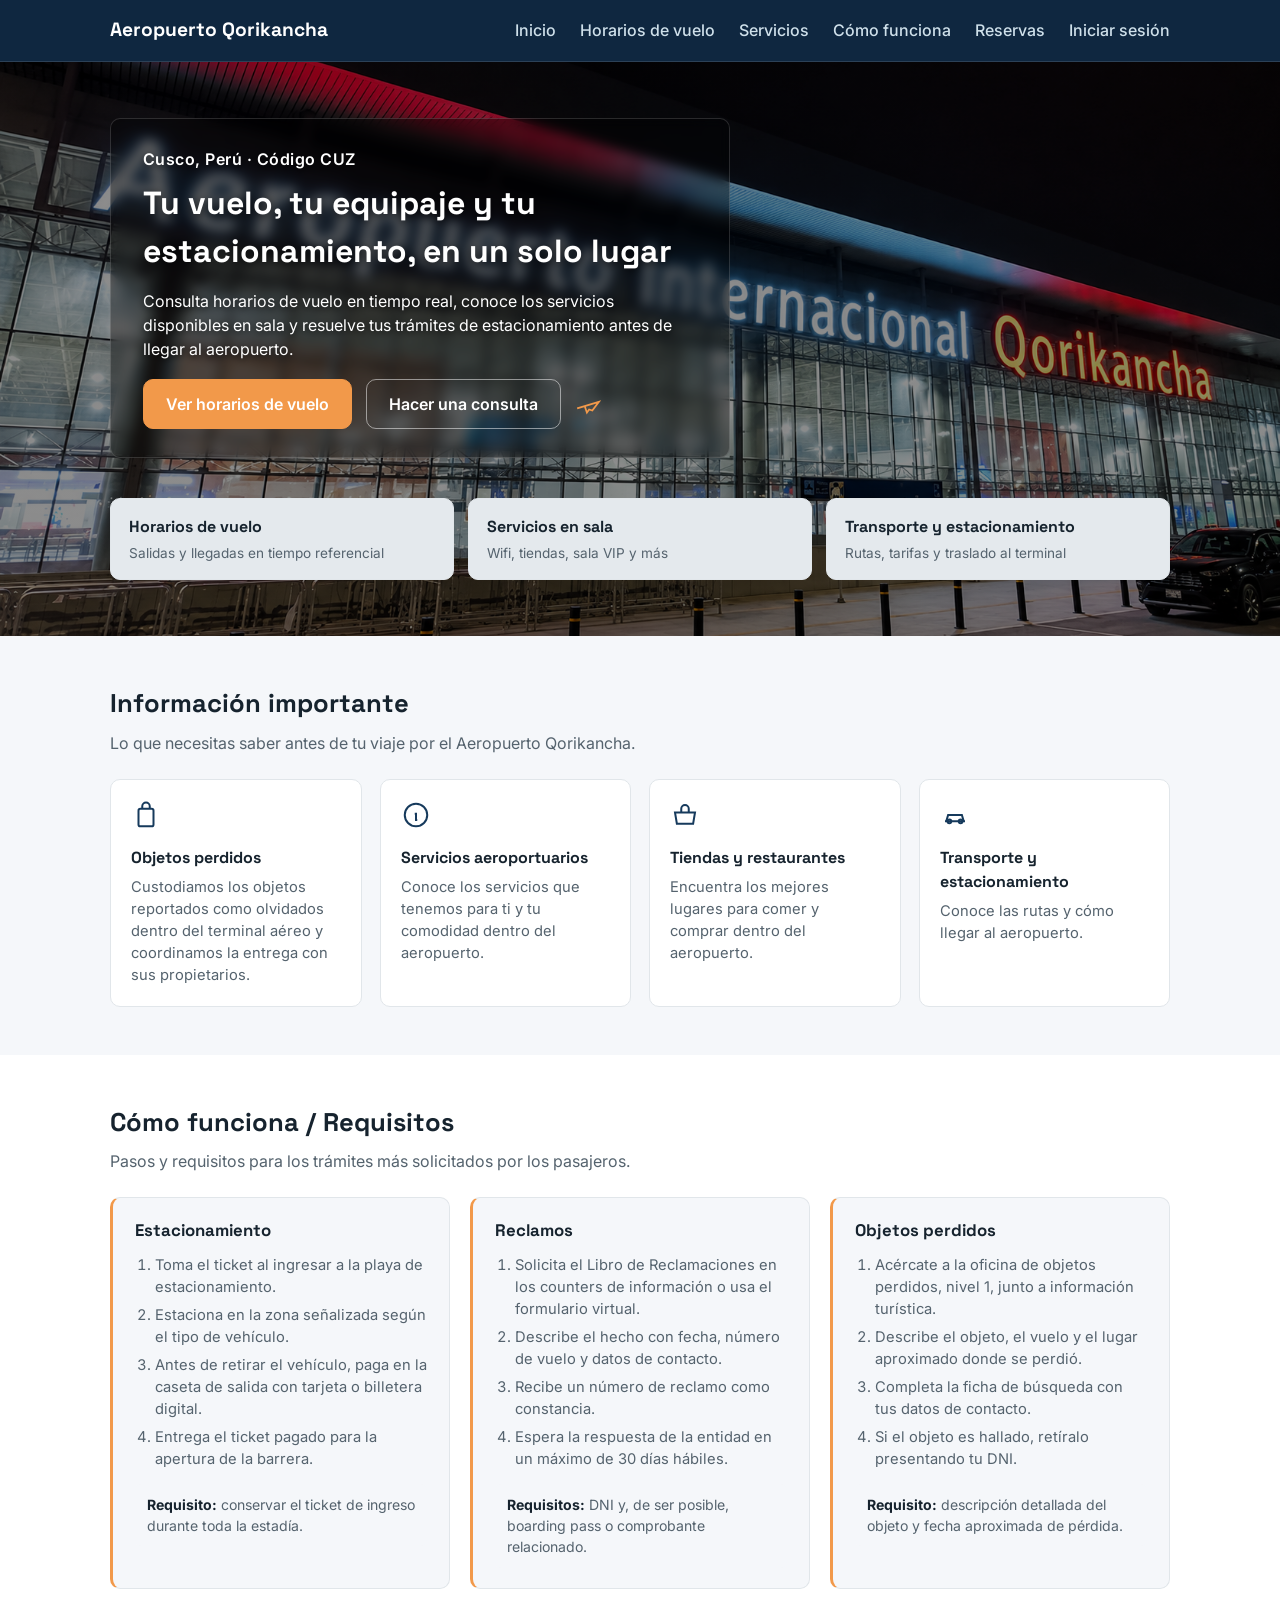
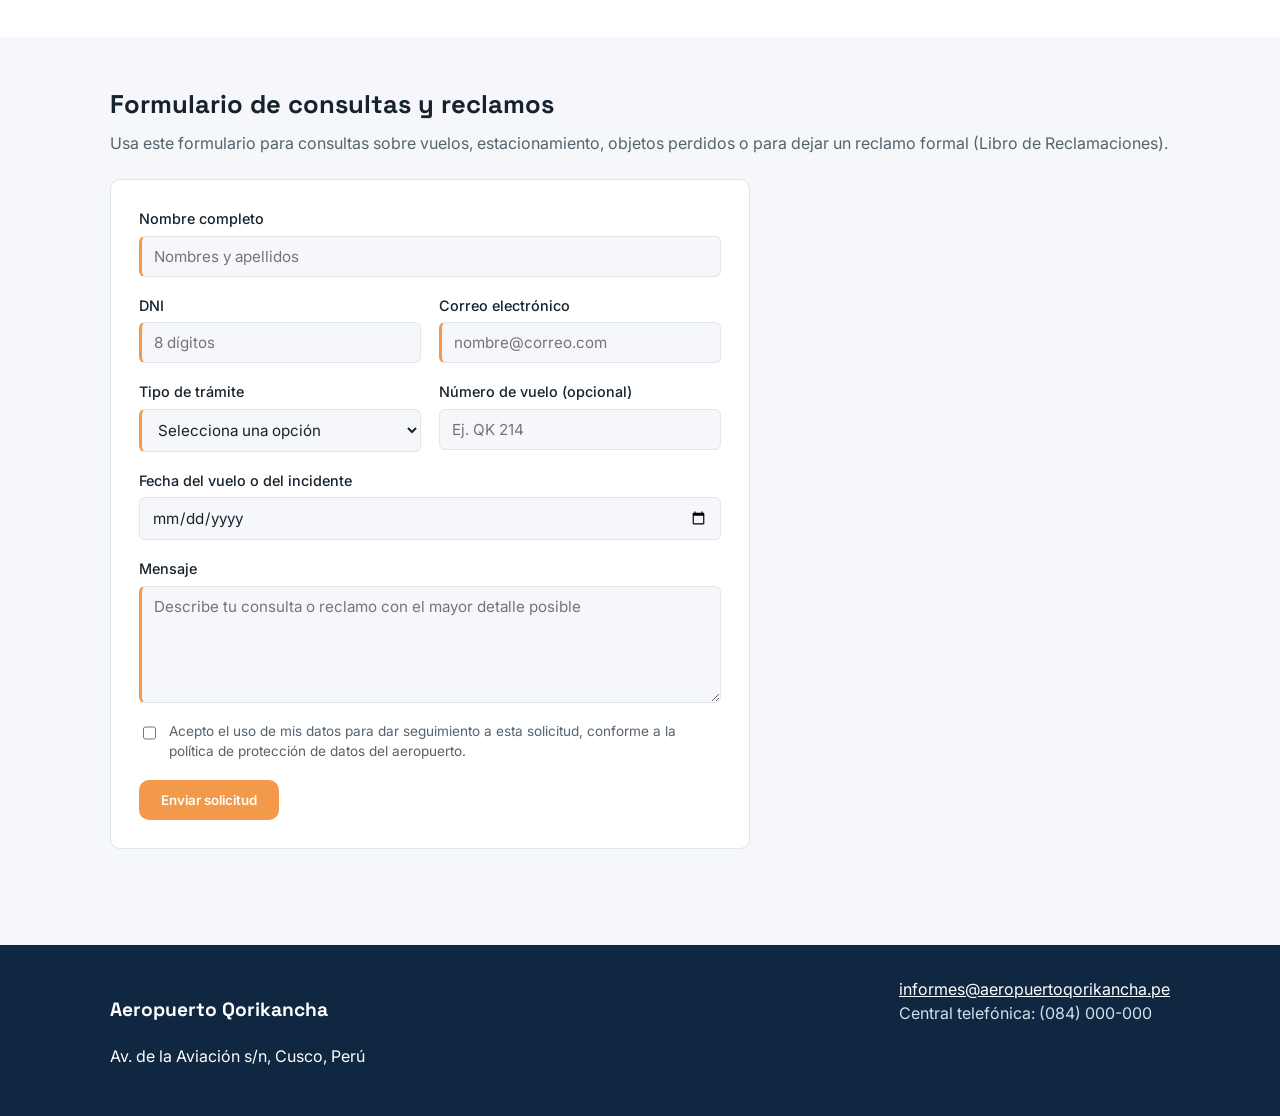
<file: index.html>
<!DOCTYPE html>
<html lang="es">
<head>
  <meta charset="UTF-8">
  <meta name="viewport" content="width=device-width, initial-scale=1.0">
  <title>Aeropuerto Internacional Qorikancha — Cusco</title>
  <meta name="description" content="Horarios de vuelo, servicios en sala y estacionamiento del Aeropuerto Internacional Qorikancha, Cusco. Caso académico ficticio.">
  <link rel="preconnect" href="https://fonts.googleapis.com">
  <link href="https://fonts.googleapis.com/css2?family=Space+Grotesk:wght@500;700&family=Inter:wght@400;500;600&display=swap" rel="stylesheet">
  <link rel="stylesheet" href="/css/aeropuerto.css">
</head>
<body>

  <!-- Encabezado y navegación -->
  <header class="site-header">
    <div class="wrap">
      <a href="#inicio" class="logo">Aeropuerto <strong>Qorikancha</strong></a>
      <nav aria-label="Navegación principal">
        <a href="#inicio">Inicio</a>
        <a href="vuelos.html">Horarios de vuelo</a>
        <a href="#servicios">Servicios</a>
        <a href="#como-funciona">Cómo funciona</a>
        <a href="login.html" id="nav-reservas">Reservas</a>
        <a href="login.html" id="nav-sesion">Iniciar sesión</a>
      </nav>
    </div>
  </header>

  <main>
    <!-- Hero -->
    <section id="inicio" class="hero">
      <div class="wrap">
        <div class="hero-panel">
          <p class="kicker">Cusco, Perú · Código CUZ</p>
          <h1>Tu vuelo, tu equipaje y tu estacionamiento, en un solo lugar</h1>
          <p class="lede">Consulta horarios de vuelo en tiempo real, conoce los servicios disponibles en sala y resuelve tus trámites de estacionamiento antes de llegar al aeropuerto.</p>
          <div class="hero-actions">
            <a href="vuelos.html" class="btn">Ver horarios de vuelo</a>
            <a href="#formulario" class="btn btn-outline">Hacer una consulta</a>
            <svg class="avion-despegando" viewBox="0 0 24 24" fill="none" stroke="currentColor" stroke-width="1.6" aria-hidden="true">
              <path d="M2 16l20-6-6 8-3-1-2 3-2-6z"/>
            </svg>
          </div>
        </div>
      </div>

      <!-- Resumen de servicios principales, visible desde Inicio -->
      <div class="wrap resumen-servicios">
        <a href="vuelos.html" class="resumen-item">
          <strong>Horarios de vuelo</strong>
          <span>Salidas y llegadas en tiempo referencial</span>
        </a>
        <a href="#servicios" class="resumen-item">
          <strong>Servicios en sala</strong>
          <span>Wifi, tiendas, sala VIP y más</span>
        </a>
        <a href="Transporte.html" class="resumen-item">
          <strong>Transporte y estacionamiento</strong>
          <span>Rutas, tarifas y traslado al terminal</span>
        </a>
      </div>
    </section>

    <!-- 2. Información importante -->
    <section id="servicios" class="servicios">
      <div class="wrap">
        <h2>Información importante</h2>
        <p class="section-intro">Lo que necesitas saber antes de tu viaje por el Aeropuerto Qorikancha.</p>

        <div class="tarjetas">

          <a href="Objetos.html" class="tarjeta tarjeta-link">
            <svg viewBox="0 0 24 24" fill="none" stroke="currentColor" stroke-width="1.6" aria-hidden="true"><rect x="6" y="7" width="12" height="14" rx="1.5"/><path d="M9 7V5a3 3 0 0 1 6 0v2"/></svg>
            <h3>Objetos perdidos</h3>
            <p>Custodiamos los objetos reportados como olvidados dentro del terminal aéreo y coordinamos la entrega con sus propietarios.</p>
          </a>

          <a href="Servicios.html" class="tarjeta tarjeta-link">
            <svg viewBox="0 0 24 24" fill="none" stroke="currentColor" stroke-width="1.6" aria-hidden="true"><circle cx="12" cy="12" r="9"/><path d="M12 8h.01M11 11h1v5h1"/></svg>
            <h3>Servicios aeroportuarios</h3>
            <p>Conoce los servicios que tenemos para ti y tu comodidad dentro del aeropuerto.</p>
          </a>

          <a href="tienda_restaurante.html" class="tarjeta tarjeta-link">
            <svg viewBox="0 0 24 24" fill="none" stroke="currentColor" stroke-width="1.6" aria-hidden="true"><path d="M4 10h16l-1.5 9h-13z"/><path d="M9 10V7a3 3 0 0 1 6 0v3"/></svg>
            <h3>Tiendas y restaurantes</h3>
            <p>Encuentra los mejores lugares para comer y comprar dentro del aeropuerto.</p>
          </a>

          <a href="Transporte.html" class="tarjeta tarjeta-link">
            <svg viewBox="0 0 24 24" fill="none" stroke="currentColor" stroke-width="1.6" aria-hidden="true"><path d="M4 17h16M5 17l1.5-5h11L19 17"/><circle cx="7.5" cy="17" r="1.5"/><circle cx="16.5" cy="17" r="1.5"/></svg>
            <h3>Transporte y estacionamiento</h3>
            <p>Conoce las rutas y cómo llegar al aeropuerto.</p>
          </a>

        </div>
      </div>
    </section>

    <!-- 3. Cómo funciona / Requisitos -->
    <section id="como-funciona" class="como-funciona">
      <div class="wrap">
        <h2>Cómo funciona / Requisitos</h2>
        <p class="section-intro">Pasos y requisitos para los trámites más solicitados por los pasajeros.</p>

        <div class="tramites-grid">
          <div class="tramite-bloque">
            <h3>Estacionamiento</h3>
            <ol class="pasos">
              <li>Toma el ticket al ingresar a la playa de estacionamiento.</li>
              <li>Estaciona en la zona señalizada según el tipo de vehículo.</li>
              <li>Antes de retirar el vehículo, paga en la caseta de salida con tarjeta o billetera digital.</li>
              <li>Entrega el ticket pagado para la apertura de la barrera.</li>
            </ol>
            <p class="requisito"><strong>Requisito:</strong> conservar el ticket de ingreso durante toda la estadía.</p>
          </div>

          <div class="tramite-bloque">
            <h3>Reclamos</h3>
            <ol class="pasos">
              <li>Solicita el Libro de Reclamaciones en los counters de información o usa el formulario virtual.</li>
              <li>Describe el hecho con fecha, número de vuelo y datos de contacto.</li>
              <li>Recibe un número de reclamo como constancia.</li>
              <li>Espera la respuesta de la entidad en un máximo de 30 días hábiles.</li>
            </ol>
            <p class="requisito"><strong>Requisitos:</strong> DNI y, de ser posible, boarding pass o comprobante relacionado.</p>
          </div>

          <div class="tramite-bloque">
            <h3>Objetos perdidos</h3>
            <ol class="pasos">
              <li>Acércate a la oficina de objetos perdidos, nivel 1, junto a información turística.</li>
              <li>Describe el objeto, el vuelo y el lugar aproximado donde se perdió.</li>
              <li>Completa la ficha de búsqueda con tus datos de contacto.</li>
              <li>Si el objeto es hallado, retíralo presentando tu DNI.</li>
            </ol>
            <p class="requisito"><strong>Requisito:</strong> descripción detallada del objeto y fecha aproximada de pérdida.</p>
          </div>
        </div>
      </div>
    </section>

    <!-- 4. Formulario -->
    <section id="formulario" class="contacto">
      <div class="wrap">
        <h2>Formulario de consultas y reclamos</h2>
        <p class="section-intro">Usa este formulario para consultas sobre vuelos, estacionamiento, objetos perdidos o para dejar un reclamo formal (Libro de Reclamaciones).</p>

        <form class="formulario" action="#confirmacion-formulario" method="get">
          <div class="campo">
            <label for="nombre">Nombre completo</label>
            <input type="text" id="nombre" name="nombre" required minlength="3" placeholder="Nombres y apellidos">
          </div>

          <div class="campo-grupo">
            <div class="campo">
              <label for="dni">DNI</label>
              <input type="text" id="dni" name="dni" required pattern="[0-9]{8}" maxlength="8" placeholder="8 dígitos">
            </div>
            <div class="campo">
              <label for="correo">Correo electrónico</label>
              <input type="email" id="correo" name="correo" required placeholder="nombre@correo.com">
            </div>
          </div>

          <div class="campo-grupo">
            <div class="campo">
              <label for="tramite">Tipo de trámite</label>
              <select id="tramite" name="tramite" required>
                <option value="">Selecciona una opción</option>
                <option value="informacion-vuelo">Información de vuelo</option>
                <option value="estacionamiento">Estacionamiento</option>
                <option value="objetos-perdidos">Objetos perdidos</option>
                <option value="reclamo">Reclamo formal</option>
                <option value="otro">Otro</option>
              </select>
            </div>
            <div class="campo">
              <label for="vuelo">Número de vuelo (opcional)</label>
              <input type="text" id="vuelo" name="vuelo" pattern="[A-Za-z]{2}\s?[0-9]{2,4}" placeholder="Ej. QK 214">
            </div>
          </div>

          <div class="campo">
            <label for="fecha">Fecha del vuelo o del incidente</label>
            <input type="date" id="fecha" name="fecha">
          </div>

          <div class="campo">
            <label for="mensaje">Mensaje</label>
            <textarea id="mensaje" name="mensaje" rows="5" required minlength="10" placeholder="Describe tu consulta o reclamo con el mayor detalle posible"></textarea>
          </div>

          <div class="campo campo-check">
            <input type="checkbox" id="acepto" name="acepto" required>
            <label for="acepto">Acepto el uso de mis datos para dar seguimiento a esta solicitud, conforme a la política de protección de datos del aeropuerto.</label>
          </div>

          <button type="submit" class="btn">Enviar solicitud</button>
        </form>
        <p id="confirmacion-formulario" class="confirmacion-formulario">✓ Tu solicitud fue registrada. Te contactaremos pronto.</p>
      </div>
    </section>
  </main>

  <footer class="site-footer">
    <div class="wrap footer-grid">
      <div>
        <p class="logo">Aeropuerto <strong>Qorikancha</strong></p>
        <p>Av. de la Aviación s/n, Cusco, Perú</p>
      </div>
      <address>
        <a href="mailto:informes@aeropuertoqorikancha.pe">informes@aeropuertoqorikancha.pe</a><br>
        Central telefónica: (084) 000-000
      </address>
    </div>
  </footer>

  <script type="module" src="js/nav-sesion.js"></script>

</body>
</html>
</file>
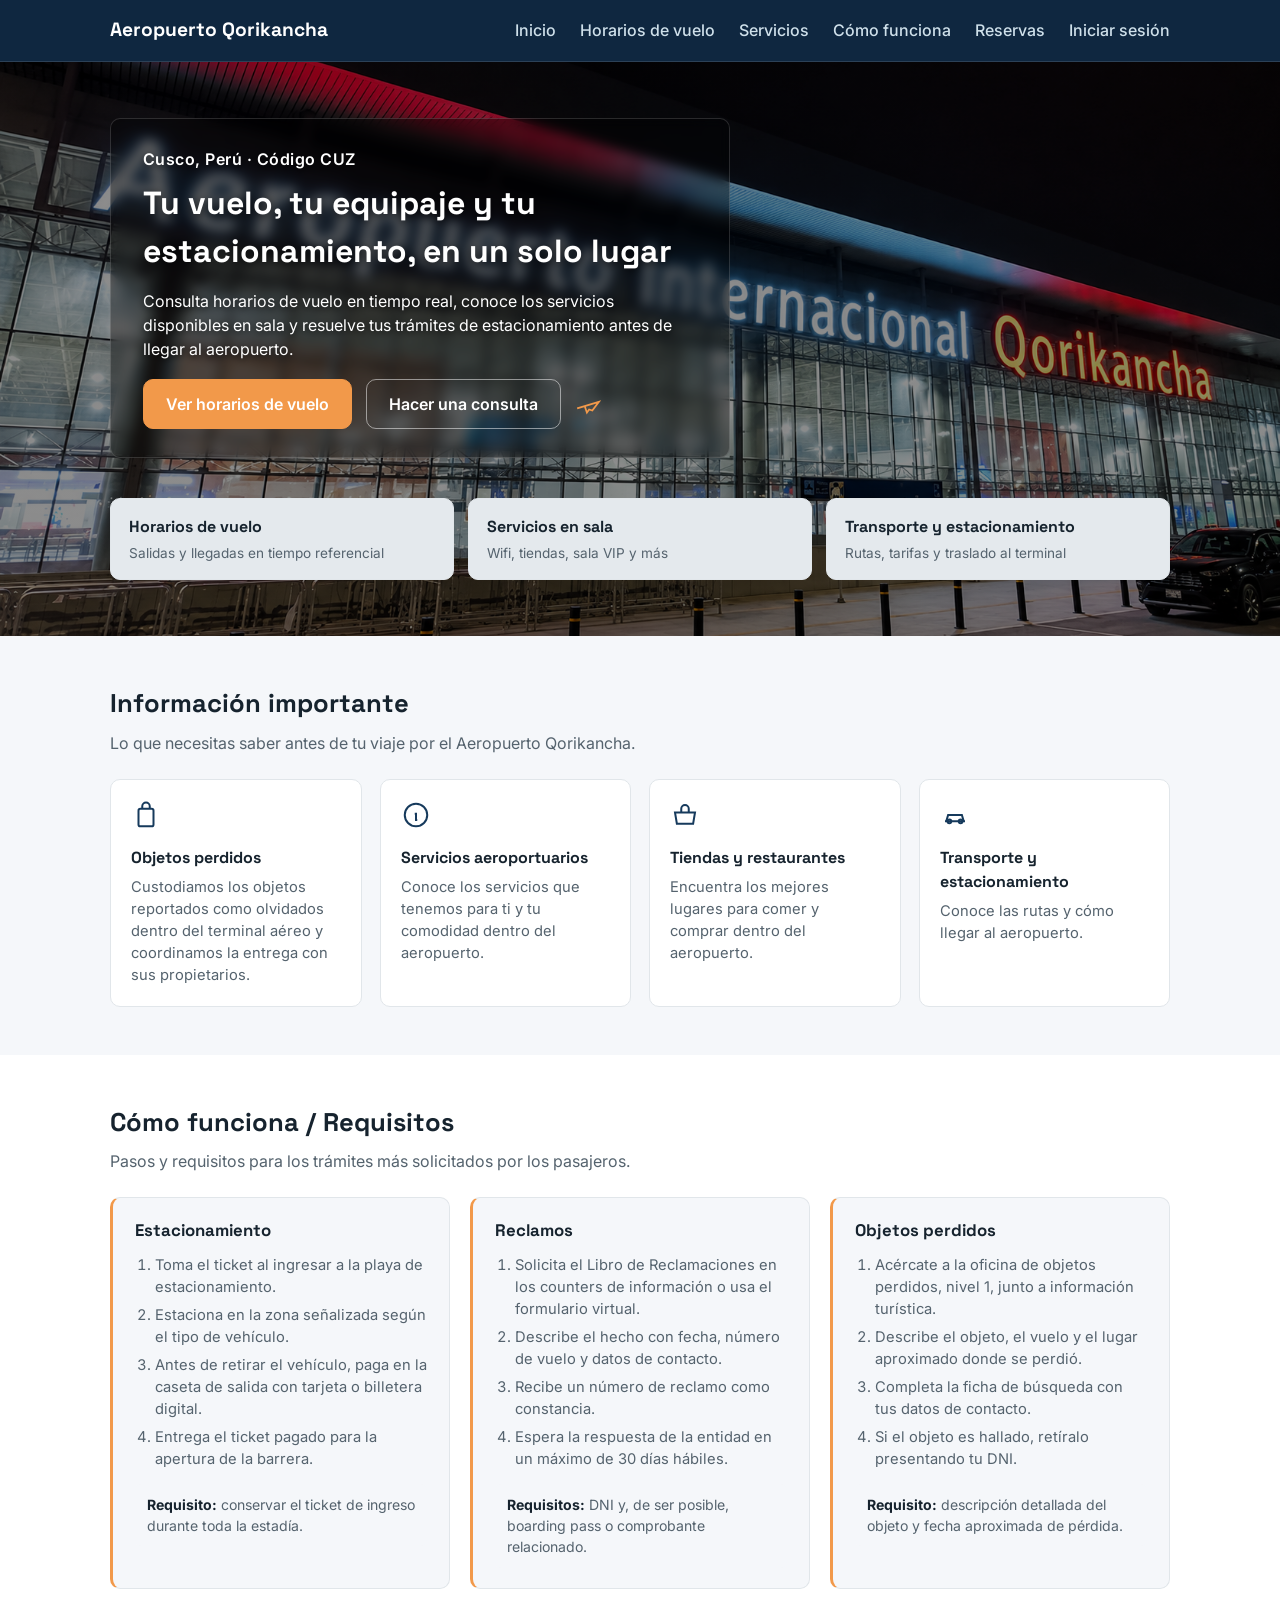
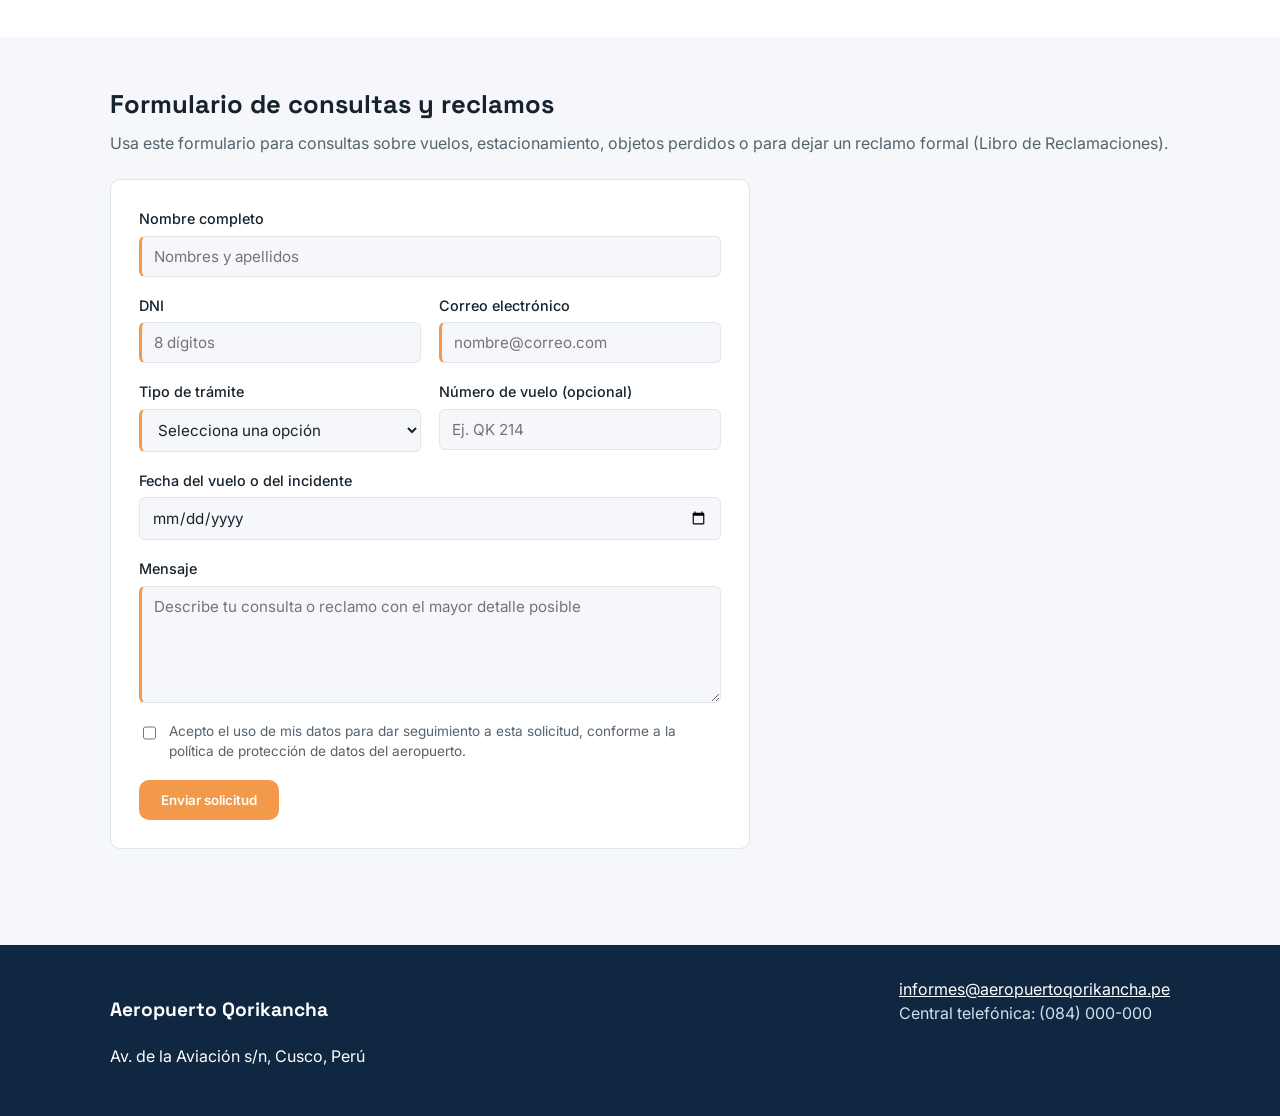
<file: semana06/index.html>
<!DOCTYPE html>
<html lang="es">
<head>
  <meta charset="UTF-8">
  <meta name="viewport" content="width=device-width, initial-scale=1.0">
  <title>Aeropuerto Internacional Qorikancha — Cusco</title>
  <meta name="description" content="Horarios de vuelo, servicios en sala y estacionamiento del Aeropuerto Internacional Qorikancha, Cusco. Caso académico ficticio.">
  <link rel="preconnect" href="https://fonts.googleapis.com">
  <link href="https://fonts.googleapis.com/css2?family=Space+Grotesk:wght@500;700&family=Inter:wght@400;500;600&display=swap" rel="stylesheet">
  <link rel="stylesheet" href="/semana06/css/aeropuerto.css">
</head>
<body>

  <!-- Encabezado y navegación -->
  <header class="site-header">
    <div class="wrap">
      <a href="#inicio" class="logo">Aeropuerto <strong>Qorikancha</strong></a>
      <nav aria-label="Navegación principal">
        <a href="#inicio">Inicio</a>
        <a href="vuelos.html">Horarios de vuelo</a>
        <a href="#servicios">Servicios</a>
        <a href="#como-funciona">Cómo funciona</a>
        <a href="login.html" id="nav-reservas">Reservas</a>
        <a href="login.html" id="nav-sesion">Iniciar sesión</a>
      </nav>
    </div>
  </header>

  <main>
    <!-- Hero -->
    <section id="inicio" class="hero">
      <div class="wrap">
        <div class="hero-panel">
          <p class="kicker">Cusco, Perú · Código CUZ</p>
          <h1>Tu vuelo, tu equipaje y tu estacionamiento, en un solo lugar</h1>
          <p class="lede">Consulta horarios de vuelo en tiempo real, conoce los servicios disponibles en sala y resuelve tus trámites de estacionamiento antes de llegar al aeropuerto.</p>
          <div class="hero-actions">
            <a href="vuelos.html" class="btn">Ver horarios de vuelo</a>
            <a href="#formulario" class="btn btn-outline">Hacer una consulta</a>
            <svg class="avion-despegando" viewBox="0 0 24 24" fill="none" stroke="currentColor" stroke-width="1.6" aria-hidden="true">
              <path d="M2 16l20-6-6 8-3-1-2 3-2-6z"/>
            </svg>
          </div>
        </div>
      </div>

      <!-- Resumen de servicios principales, visible desde Inicio -->
      <div class="wrap resumen-servicios">
        <a href="vuelos.html" class="resumen-item">
          <strong>Horarios de vuelo</strong>
          <span>Salidas y llegadas en tiempo referencial</span>
        </a>
        <a href="#servicios" class="resumen-item">
          <strong>Servicios en sala</strong>
          <span>Wifi, tiendas, sala VIP y más</span>
        </a>
        <a href="Transporte.html" class="resumen-item">
          <strong>Transporte y estacionamiento</strong>
          <span>Rutas, tarifas y traslado al terminal</span>
        </a>
      </div>
    </section>

    <!-- 2. Información importante -->
    <section id="servicios" class="servicios">
      <div class="wrap">
        <h2>Información importante</h2>
        <p class="section-intro">Lo que necesitas saber antes de tu viaje por el Aeropuerto Qorikancha.</p>

        <div class="tarjetas">

          <a href="Objetos.html" class="tarjeta tarjeta-link">
            <svg viewBox="0 0 24 24" fill="none" stroke="currentColor" stroke-width="1.6" aria-hidden="true"><rect x="6" y="7" width="12" height="14" rx="1.5"/><path d="M9 7V5a3 3 0 0 1 6 0v2"/></svg>
            <h3>Objetos perdidos</h3>
            <p>Custodiamos los objetos reportados como olvidados dentro del terminal aéreo y coordinamos la entrega con sus propietarios.</p>
          </a>

          <a href="Servicios.html" class="tarjeta tarjeta-link">
            <svg viewBox="0 0 24 24" fill="none" stroke="currentColor" stroke-width="1.6" aria-hidden="true"><circle cx="12" cy="12" r="9"/><path d="M12 8h.01M11 11h1v5h1"/></svg>
            <h3>Servicios aeroportuarios</h3>
            <p>Conoce los servicios que tenemos para ti y tu comodidad dentro del aeropuerto.</p>
          </a>

          <a href="tienda_restaurante.html" class="tarjeta tarjeta-link">
            <svg viewBox="0 0 24 24" fill="none" stroke="currentColor" stroke-width="1.6" aria-hidden="true"><path d="M4 10h16l-1.5 9h-13z"/><path d="M9 10V7a3 3 0 0 1 6 0v3"/></svg>
            <h3>Tiendas y restaurantes</h3>
            <p>Encuentra los mejores lugares para comer y comprar dentro del aeropuerto.</p>
          </a>

          <a href="Transporte.html" class="tarjeta tarjeta-link">
            <svg viewBox="0 0 24 24" fill="none" stroke="currentColor" stroke-width="1.6" aria-hidden="true"><path d="M4 17h16M5 17l1.5-5h11L19 17"/><circle cx="7.5" cy="17" r="1.5"/><circle cx="16.5" cy="17" r="1.5"/></svg>
            <h3>Transporte y estacionamiento</h3>
            <p>Conoce las rutas y cómo llegar al aeropuerto.</p>
          </a>

        </div>
      </div>
    </section>

    <!-- 3. Cómo funciona / Requisitos -->
    <section id="como-funciona" class="como-funciona">
      <div class="wrap">
        <h2>Cómo funciona / Requisitos</h2>
        <p class="section-intro">Pasos y requisitos para los trámites más solicitados por los pasajeros.</p>

        <div class="tramites-grid">
          <div class="tramite-bloque">
            <h3>Estacionamiento</h3>
            <ol class="pasos">
              <li>Toma el ticket al ingresar a la playa de estacionamiento.</li>
              <li>Estaciona en la zona señalizada según el tipo de vehículo.</li>
              <li>Antes de retirar el vehículo, paga en la caseta de salida con tarjeta o billetera digital.</li>
              <li>Entrega el ticket pagado para la apertura de la barrera.</li>
            </ol>
            <p class="requisito"><strong>Requisito:</strong> conservar el ticket de ingreso durante toda la estadía.</p>
          </div>

          <div class="tramite-bloque">
            <h3>Reclamos</h3>
            <ol class="pasos">
              <li>Solicita el Libro de Reclamaciones en los counters de información o usa el formulario virtual.</li>
              <li>Describe el hecho con fecha, número de vuelo y datos de contacto.</li>
              <li>Recibe un número de reclamo como constancia.</li>
              <li>Espera la respuesta de la entidad en un máximo de 30 días hábiles.</li>
            </ol>
            <p class="requisito"><strong>Requisitos:</strong> DNI y, de ser posible, boarding pass o comprobante relacionado.</p>
          </div>

          <div class="tramite-bloque">
            <h3>Objetos perdidos</h3>
            <ol class="pasos">
              <li>Acércate a la oficina de objetos perdidos, nivel 1, junto a información turística.</li>
              <li>Describe el objeto, el vuelo y el lugar aproximado donde se perdió.</li>
              <li>Completa la ficha de búsqueda con tus datos de contacto.</li>
              <li>Si el objeto es hallado, retíralo presentando tu DNI.</li>
            </ol>
            <p class="requisito"><strong>Requisito:</strong> descripción detallada del objeto y fecha aproximada de pérdida.</p>
          </div>
        </div>
      </div>
    </section>

    <!-- 4. Formulario -->
    <section id="formulario" class="contacto">
      <div class="wrap">
        <h2>Formulario de consultas y reclamos</h2>
        <p class="section-intro">Usa este formulario para consultas sobre vuelos, estacionamiento, objetos perdidos o para dejar un reclamo formal (Libro de Reclamaciones).</p>

        <form class="formulario" action="#confirmacion-formulario" method="get">
          <div class="campo">
            <label for="nombre">Nombre completo</label>
            <input type="text" id="nombre" name="nombre" required minlength="3" placeholder="Nombres y apellidos">
          </div>

          <div class="campo-grupo">
            <div class="campo">
              <label for="dni">DNI</label>
              <input type="text" id="dni" name="dni" required pattern="[0-9]{8}" maxlength="8" placeholder="8 dígitos">
            </div>
            <div class="campo">
              <label for="correo">Correo electrónico</label>
              <input type="email" id="correo" name="correo" required placeholder="nombre@correo.com">
            </div>
          </div>

          <div class="campo-grupo">
            <div class="campo">
              <label for="tramite">Tipo de trámite</label>
              <select id="tramite" name="tramite" required>
                <option value="">Selecciona una opción</option>
                <option value="informacion-vuelo">Información de vuelo</option>
                <option value="estacionamiento">Estacionamiento</option>
                <option value="objetos-perdidos">Objetos perdidos</option>
                <option value="reclamo">Reclamo formal</option>
                <option value="otro">Otro</option>
              </select>
            </div>
            <div class="campo">
              <label for="vuelo">Número de vuelo (opcional)</label>
              <input type="text" id="vuelo" name="vuelo" pattern="[A-Za-z]{2}\s?[0-9]{2,4}" placeholder="Ej. QK 214">
            </div>
          </div>

          <div class="campo">
            <label for="fecha">Fecha del vuelo o del incidente</label>
            <input type="date" id="fecha" name="fecha">
          </div>

          <div class="campo">
            <label for="mensaje">Mensaje</label>
            <textarea id="mensaje" name="mensaje" rows="5" required minlength="10" placeholder="Describe tu consulta o reclamo con el mayor detalle posible"></textarea>
          </div>

          <div class="campo campo-check">
            <input type="checkbox" id="acepto" name="acepto" required>
            <label for="acepto">Acepto el uso de mis datos para dar seguimiento a esta solicitud, conforme a la política de protección de datos del aeropuerto.</label>
          </div>

          <button type="submit" class="btn">Enviar solicitud</button>
        </form>
        <p id="confirmacion-formulario" class="confirmacion-formulario">✓ Tu solicitud fue registrada. Te contactaremos pronto.</p>
      </div>
    </section>
  </main>

  <footer class="site-footer">
    <div class="wrap footer-grid">
      <div>
        <p class="logo">Aeropuerto <strong>Qorikancha</strong></p>
        <p>Av. de la Aviación s/n, Cusco, Perú</p>
      </div>
      <address>
        <a href="mailto:informes@aeropuertoqorikancha.pe">informes@aeropuertoqorikancha.pe</a><br>
        Central telefónica: (084) 000-000
      </address>
    </div>
  </footer>

  <script type="module" src="js/nav-sesion.js"></script>

</body>
</html>
</file>
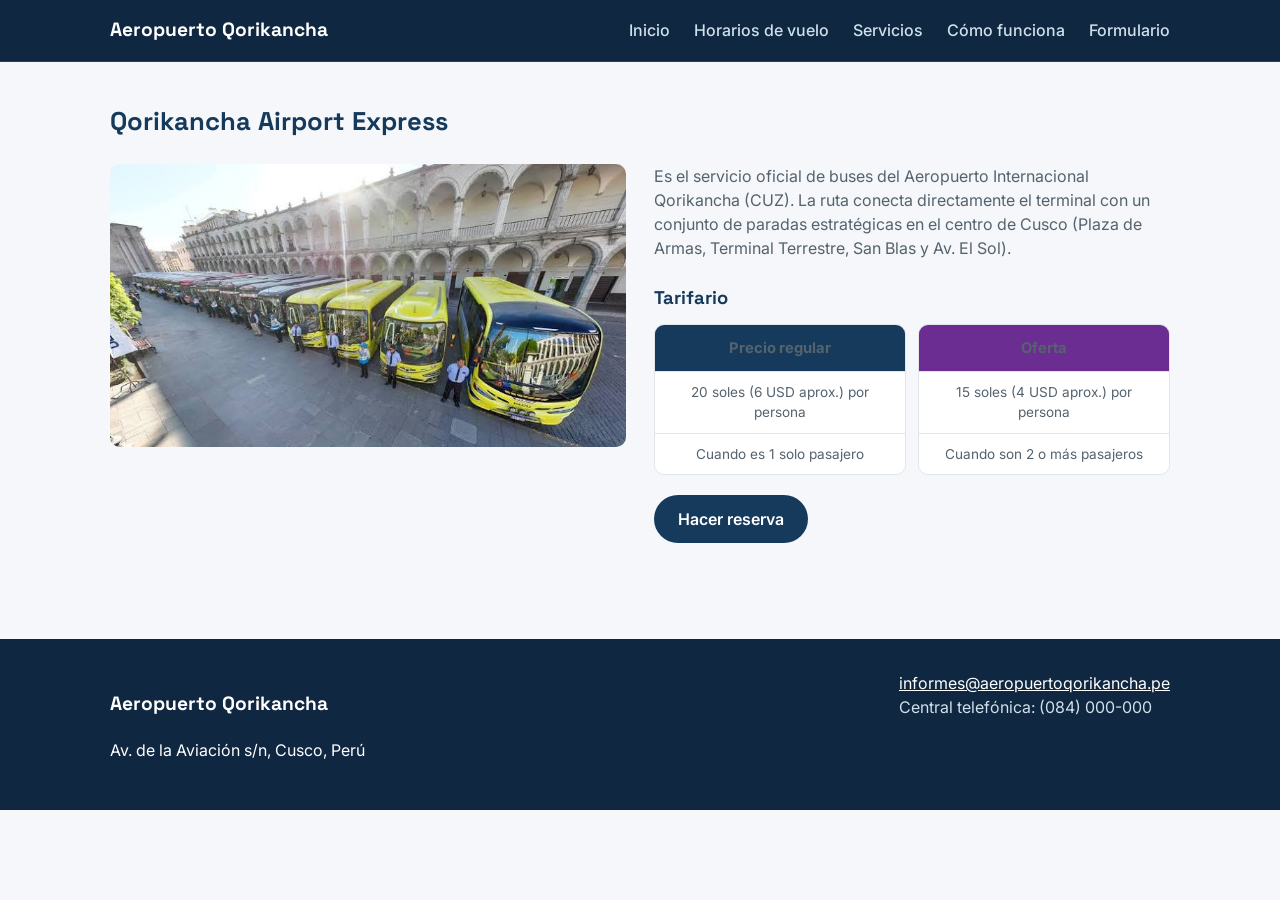
<file: buses.html>
<!DOCTYPE html>
<html lang="es">
<head>
  <meta charset="UTF-8">
  <meta name="viewport" content="width=device-width, initial-scale=1.0">
  <title>Buses — Aeropuerto Internacional Qorikancha</title>
  <meta name="description" content="Servicio de buses del Aeropuerto Internacional Qorikancha, Cusco. Caso académico ficticio.">
  <link rel="preconnect" href="https://fonts.googleapis.com">
  <link href="https://fonts.googleapis.com/css2?family=Space+Grotesk:wght@500;700&family=Inter:wght@400;500;600&display=swap" rel="stylesheet">
  <link rel="stylesheet" href="/css/buses.css">
</head>
<body>

  <!-- Encabezado y navegación -->
  <header class="site-header">
    <div class="wrap">
      <a href="index.html" class="logo">Aeropuerto <strong>Qorikancha</strong></a>
      <nav aria-label="Navegación principal">
        <a href="index.html#inicio">Inicio</a>
        <a href="vuelos.html">Horarios de vuelo</a>
        <a href="index.html#servicios">Servicios</a>
        <a href="index.html#como-funciona">Cómo funciona</a>
        <a href="index.html#formulario">Formulario</a>
      </nav>
    </div>
  </header>

  <main>
    <section class="buses">
      <div class="wrap">

        <h1>Qorikancha Airport Express</h1>

        <div class="buses-grid">
          <img src="/semana06/imagenes/buses.jpg" alt="Bus del servicio Qorikancha Airport Express" class="bus-img">

          <div class="buses-info">
            <p>Es el servicio oficial de buses del Aeropuerto Internacional Qorikancha (CUZ). La ruta conecta directamente el terminal con un conjunto de paradas estratégicas en el centro de Cusco (Plaza de Armas, Terminal Terrestre, San Blas y Av. El Sol).</p>

            <h2>Tarifario</h2>
            <div class="tarifario">
              <div class="tarifa-col tarifa-regular">
                <p class="tarifa-titulo">Precio regular</p>
                <p class="tarifa-fila">20 soles (6 USD aprox.) por persona</p>
                <p class="tarifa-fila">Cuando es 1 solo pasajero</p>
              </div>
              <div class="tarifa-col tarifa-oferta">
                <p class="tarifa-titulo">Oferta</p>
                <p class="tarifa-fila">15 soles (4 USD aprox.) por persona</p>
                <p class="tarifa-fila">Cuando son 2 o más pasajeros</p>
              </div>
            </div>

            <a href="index.html#formulario" class="btn-reserva">Hacer reserva</a>
          </div>
        </div>

      </div>
    </section>
  </main>

  <footer class="site-footer">
    <div class="wrap footer-grid">
      <div>
        <p class="logo">Aeropuerto <strong>Qorikancha</strong></p>
        <p>Av. de la Aviación s/n, Cusco, Perú</p>
      </div>
      <address>
        <a href="mailto:informes@aeropuertoqorikancha.pe">informes@aeropuertoqorikancha.pe</a><br>
        Central telefónica: (084) 000-000
      </address>
    </div>
  </footer>

</body>
</html>
</file>
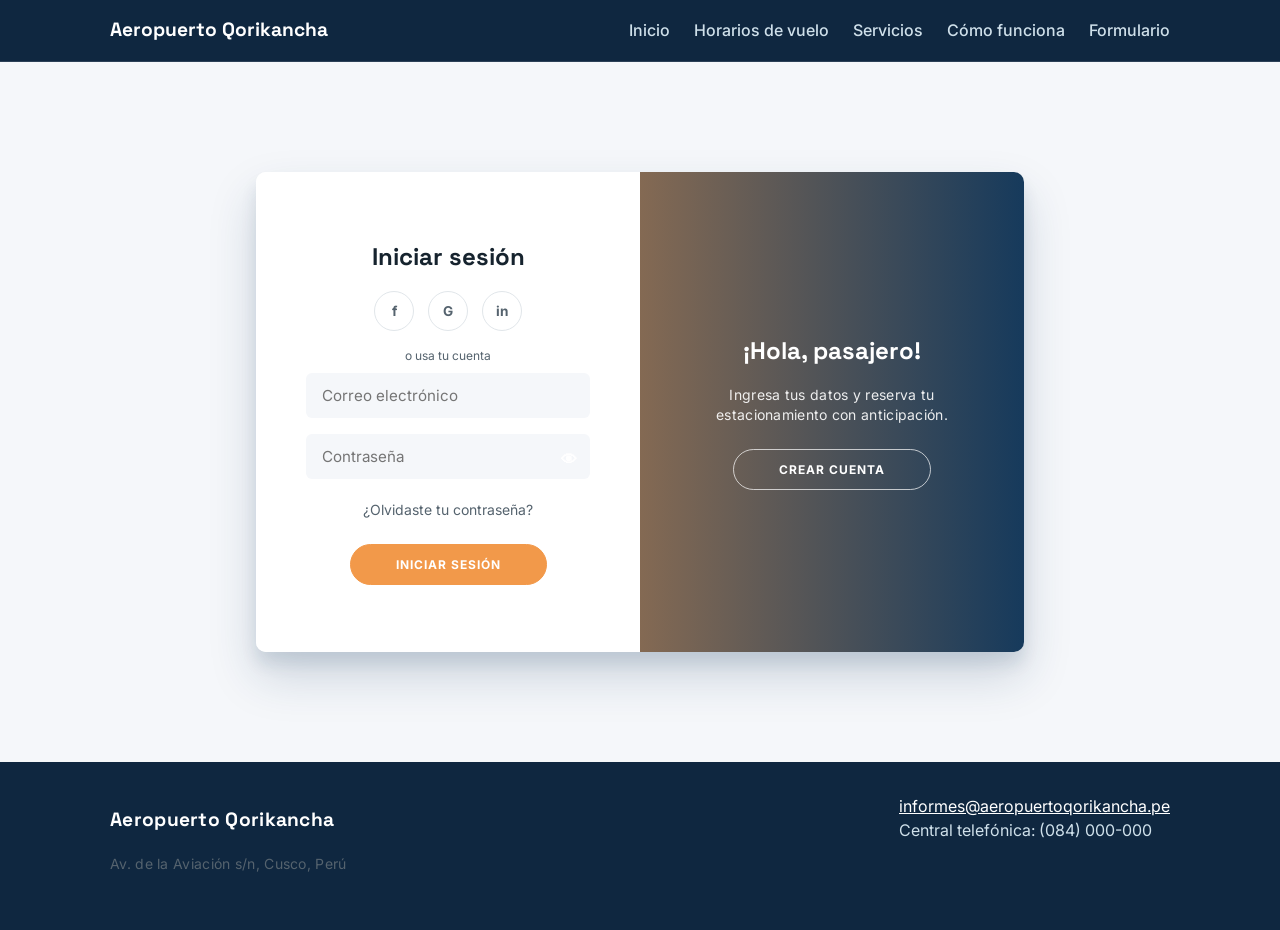
<file: login.html>
<!DOCTYPE html>
<html lang="es">
<head>
  <meta charset="UTF-8">
  <meta name="viewport" content="width=device-width, initial-scale=1.0">
  <title>Iniciar sesión — Aeropuerto Internacional Qorikancha</title>
  <meta name="description" content="Inicia sesión o crea una cuenta en el Aeropuerto Internacional Qorikancha, Cusco. Caso académico ficticio.">
  <link rel="preconnect" href="https://fonts.googleapis.com">
  <link href="https://fonts.googleapis.com/css2?family=Space+Grotesk:wght@500;700&family=Inter:wght@400;500;600&display=swap" rel="stylesheet">
  <link rel="stylesheet" href="/css/login.css">
</head>
<body>

  <!-- Encabezado y navegación -->
  <header class="site-header">
    <div class="wrap">
      <a href="index.html" class="logo">Aeropuerto <strong>Qorikancha</strong></a>
      <nav aria-label="Navegación principal">
        <a href="index.html#inicio">Inicio</a>
        <a href="vuelos.html">Horarios de vuelo</a>
        <a href="index.html#servicios">Servicios</a>
        <a href="index.html#como-funciona">Cómo funciona</a>
        <a href="index.html#formulario">Formulario</a>
      </nav>
    </div>
  </header>

  <main>
    <section class="login-seccion">
      <div class="container" id="container">

        <div class="form-container sign-up-container">
          <form id="form-crear-cuenta" class="formulario" action="#" method="post">
            <h1>Crear cuenta</h1>

            <div class="social-container">
              <!-- Íconos de acceso social: placeholder, sin funcionar todavía -->
              <a href="#" class="social" aria-label="Continuar con Facebook" tabindex="-1">f</a>
              <a href="#" class="social" aria-label="Continuar con Google" tabindex="-1">G</a>
              <a href="#" class="social" aria-label="Continuar con LinkedIn" tabindex="-1">in</a>
            </div>
            <span>o usa tu correo para registrarte</span>

            <input type="text" id="cc-nombre" name="nombre" placeholder="Nombre completo" required minlength="3">
            <input type="email" id="cc-correo" name="correo" placeholder="Correo electrónico" required>

            <div class="campo-password">
              <input type="password" id="cc-contrasena" name="contrasena" placeholder="Contraseña" required minlength="6">
              <button type="button" class="toggle-password" data-target="cc-contrasena" aria-label="Mostrar contraseña">👁</button>
            </div>

            <p class="login-error" id="registro-error"></p>

            <button type="submit">Crear cuenta</button>
          </form>
        </div>

        <div class="form-container sign-in-container">
          <form id="form-iniciar-sesion" class="formulario" action="#" method="post">
            <h1>Iniciar sesión</h1>

            <div class="social-container">
              <a href="#" class="social" aria-label="Continuar con Facebook" tabindex="-1">f</a>
              <a href="#" class="social" aria-label="Continuar con Google" tabindex="-1">G</a>
              <a href="#" class="social" aria-label="Continuar con LinkedIn" tabindex="-1">in</a>
            </div>
            <span>o usa tu cuenta</span>

            <input type="email" id="li-correo" name="correo" placeholder="Correo electrónico" required>

            <div class="campo-password">
              <input type="password" id="li-contrasena" name="contrasena" placeholder="Contraseña" required minlength="6">
              <button type="button" class="toggle-password" data-target="li-contrasena" aria-label="Mostrar contraseña">👁</button>
            </div>

            <!-- Placeholder: aún no hay recuperación de contraseña -->
            <a href="#" class="forgot-link">¿Olvidaste tu contraseña?</a>

            <p class="login-error" id="login-error"></p>

            <button type="submit">Iniciar sesión</button>
          </form>
        </div>

        <div class="overlay-container">
          <div class="overlay">
            <div class="overlay-panel overlay-left">
              <h1>¡Bienvenido de nuevo!</h1>
              <p>Para seguir conectado con nosotros, inicia sesión con tus datos.</p>
              <button class="ghost" id="signIn" type="button">Iniciar sesión</button>
            </div>
            <div class="overlay-panel overlay-right">
              <h1>¡Hola, pasajero!</h1>
              <p>Ingresa tus datos y reserva tu estacionamiento con anticipación.</p>
              <button class="ghost" id="signUp" type="button">Crear cuenta</button>
            </div>
          </div>
        </div>

      </div>
    </section>
  </main>

  <footer class="site-footer">
    <div class="wrap footer-grid">
      <div>
        <p class="logo">Aeropuerto <strong>Qorikancha</strong></p>
        <p>Av. de la Aviación s/n, Cusco, Perú</p>
      </div>
      <address>
        <a href="mailto:informes@aeropuertoqorikancha.pe">informes@aeropuertoqorikancha.pe</a><br>
        Central telefónica: (084) 000-000
      </address>
    </div>
  </footer>

  <script type="module" src="js/auth.js"></script>

</body>
</html>
</file>
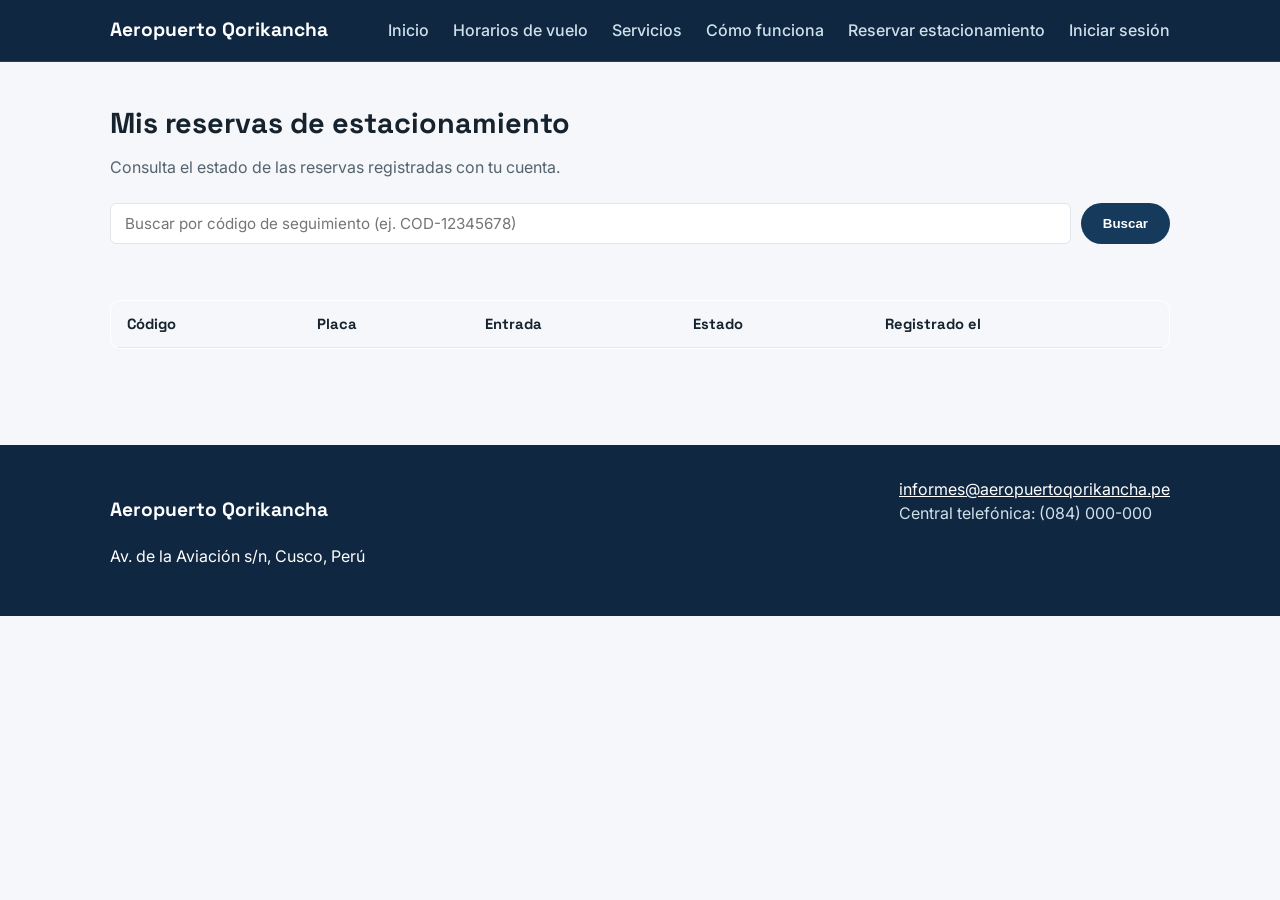
<file: mis-reservas.html>
<!DOCTYPE html>
<html lang="es">
<head>
  <meta charset="UTF-8">
  <meta name="viewport" content="width=device-width, initial-scale=1.0">
  <title>Mis reservas — Aeropuerto Internacional Qorikancha</title>
  <meta name="description" content="Consulta el estado de tus reservas de estacionamiento en el Aeropuerto Internacional Qorikancha, Cusco. Caso académico ficticio.">
  <link rel="preconnect" href="https://fonts.googleapis.com">
  <link href="https://fonts.googleapis.com/css2?family=Space+Grotesk:wght@500;700&family=Inter:wght@400;500;600&display=swap" rel="stylesheet">
  <link rel="stylesheet" href="/css/mis-reservas.css">
</head>
<body>

  <!-- Encabezado y navegación -->
  <header class="site-header">
    <div class="wrap">
      <a href="index.html" class="logo">Aeropuerto <strong>Qorikancha</strong></a>
      <nav aria-label="Navegación principal">
        <a href="index.html#inicio">Inicio</a>
        <a href="vuelos.html">Horarios de vuelo</a>
        <a href="index.html#servicios">Servicios</a>
        <a href="index.html#como-funciona">Cómo funciona</a>
        <a href="Transporte.html">Reservar estacionamiento</a>
        <a href="login.html" id="nav-sesion">Iniciar sesión</a>
      </nav>
    </div>
  </header>

  <main>
    <section class="mis-reservas">
      <div class="wrap">
        <h1>Mis reservas de estacionamiento</h1>
        <p class="section-intro">Consulta el estado de las reservas registradas con tu cuenta.</p>

        <form id="form-buscar-codigo" class="buscador-codigo" action="#" method="get">
          <label for="buscar-codigo" class="visually-hidden">Buscar por código de seguimiento</label>
          <input type="text" id="buscar-codigo" name="codigo" placeholder="Buscar por código de seguimiento (ej. COD-12345678)">
          <button type="submit" class="btn">Buscar</button>
        </form>
        <p id="busqueda-resultado" class="busqueda-resultado"></p>

        <div class="tabla-scroll">
          <table>
            <caption class="visually-hidden">Mis reservas de estacionamiento</caption>
            <thead>
              <tr>
                <th scope="col">Código</th>
                <th scope="col">Placa</th>
                <th scope="col">Entrada</th>
                <th scope="col">Estado</th>
                <th scope="col">Registrado el</th>
              </tr>
            </thead>
            <tbody id="tabla-reservas-body">
              <!-- filas generadas por consulta.js -->
            </tbody>
          </table>
        </div>

        <p id="reservas-vacio" class="reservas-vacio">Cargando tus reservas...</p>
      </div>
    </section>
  </main>

  <footer class="site-footer">
    <div class="wrap footer-grid">
      <div>
        <p class="logo">Aeropuerto <strong>Qorikancha</strong></p>
        <p>Av. de la Aviación s/n, Cusco, Perú</p>
      </div>
      <address>
        <a href="mailto:informes@aeropuertoqorikancha.pe">informes@aeropuertoqorikancha.pe</a><br>
        Central telefónica: (084) 000-000
      </address>
    </div>
  </footer>

  <script type="module" src="js/consulta.js"></script>
  <script type="module" src="js/nav-sesion.js"></script>

</body>
</html>
</file>
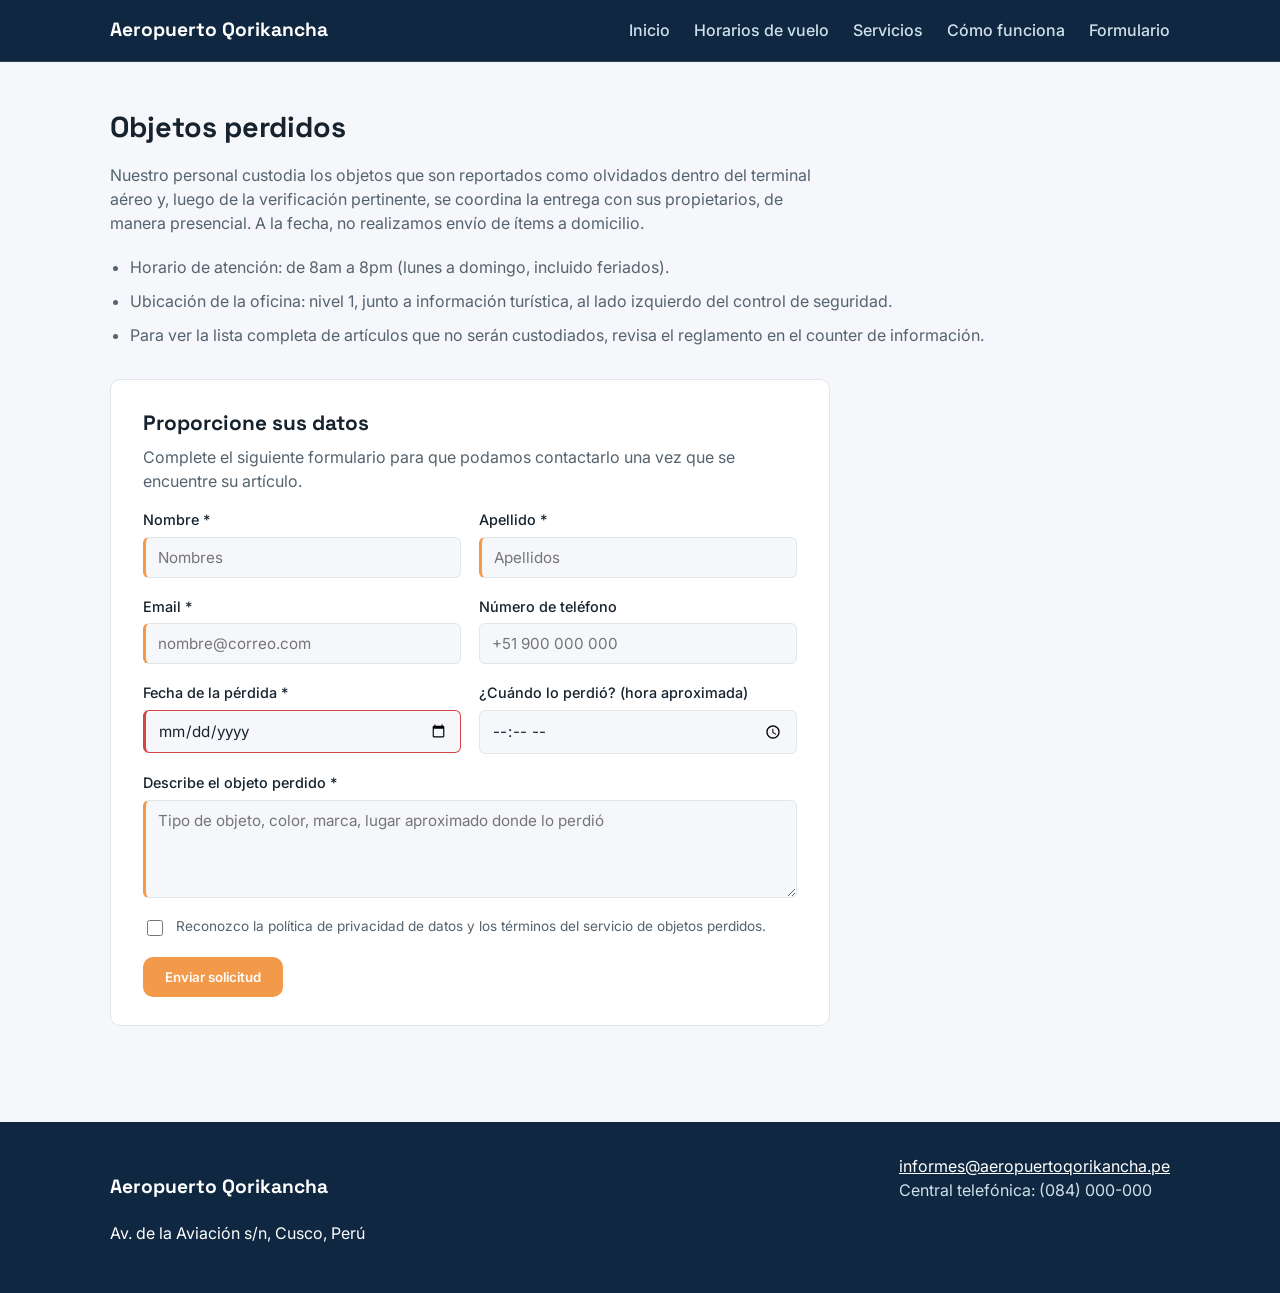
<file: Objetos.html>
<!DOCTYPE html>
<html lang="es">
<head>
  <meta charset="UTF-8">
  <meta name="viewport" content="width=device-width, initial-scale=1.0">
  <title>Objetos perdidos — Aeropuerto Internacional Qorikancha</title>
  <meta name="description" content="Reporta un objeto perdido en el Aeropuerto Internacional Qorikancha, Cusco. Caso académico ficticio.">
  <link rel="preconnect" href="https://fonts.googleapis.com">
  <link href="https://fonts.googleapis.com/css2?family=Space+Grotesk:wght@500;700&family=Inter:wght@400;500;600&display=swap" rel="stylesheet">
  <link rel="stylesheet" href="/css/Objetos.css">
</head>
<body>

  <!-- Encabezado y navegación -->
  <header class="site-header">
    <div class="wrap">
      <a href="index.html" class="logo">Aeropuerto <strong>Qorikancha</strong></a>
      <nav aria-label="Navegación principal">
        <a href="index.html#inicio">Inicio</a>
        <a href="vuelos.html">Horarios de vuelo</a>
        <a href="index.html#servicios">Servicios</a>
        <a href="index.html#como-funciona">Cómo funciona</a>
        <a href="index.html#formulario">Formulario</a>
      </nav>
    </div>
  </header>

  <main>
    <section class="objetos-perdidos">
      <div class="wrap">
        <h1>Objetos perdidos</h1>

        <p class="op-texto">Nuestro personal custodia los objetos que son reportados como olvidados dentro del terminal aéreo y, luego de la verificación pertinente, se coordina la entrega con sus propietarios, de manera presencial. A la fecha, no realizamos envío de ítems a domicilio.</p>

        <ul class="op-lista">
          <li>Horario de atención: de 8am a 8pm (lunes a domingo, incluido feriados).</li>
          <li>Ubicación de la oficina: nivel 1, junto a información turística, al lado izquierdo del control de seguridad.</li>
          <li>Para ver la lista completa de artículos que no serán custodiados, revisa el reglamento en el counter de información.</li>
        </ul>

        <div class="op-form-card">
          <h2>Proporcione sus datos</h2>
          <p class="section-intro">Complete el siguiente formulario para que podamos contactarlo una vez que se encuentre su artículo.</p>

          <form class="formulario" action="#" method="post">
            <div class="campo-grupo">
              <div class="campo">
                <label for="op-nombre">Nombre *</label>
                <input type="text" id="op-nombre" name="nombre" required minlength="2" placeholder="Nombres">
              </div>
              <div class="campo">
                <label for="op-apellido">Apellido *</label>
                <input type="text" id="op-apellido" name="apellido" required minlength="2" placeholder="Apellidos">
              </div>
            </div>

            <div class="campo-grupo">
              <div class="campo">
                <label for="op-correo">Email *</label>
                <input type="email" id="op-correo" name="correo" required placeholder="nombre@correo.com">
              </div>
              <div class="campo">
                <label for="op-telefono">Número de teléfono</label>
                <input type="tel" id="op-telefono" name="telefono" placeholder="+51 900 000 000">
              </div>
            </div>

            <div class="campo-grupo">
              <div class="campo">
                <label for="op-fecha">Fecha de la pérdida *</label>
                <input type="date" id="op-fecha" name="fecha" required>
              </div>
              <div class="campo">
                <label for="op-hora">¿Cuándo lo perdió? (hora aproximada)</label>
                <input type="time" id="op-hora" name="hora">
              </div>
            </div>

            <div class="campo">
              <label for="op-descripcion">Describe el objeto perdido *</label>
              <textarea id="op-descripcion" name="descripcion" rows="4" required minlength="10" placeholder="Tipo de objeto, color, marca, lugar aproximado donde lo perdió"></textarea>
            </div>

            <div class="campo campo-check">
              <input type="checkbox" id="op-acepto" name="acepto" required>
              <label for="op-acepto">Reconozco la política de privacidad de datos y los términos del servicio de objetos perdidos.</label>
            </div>

            <button type="submit" class="btn">Enviar solicitud</button>
          </form>
        </div>
      </div>
    </section>
  </main>

  <footer class="site-footer">
    <div class="wrap footer-grid">
      <div>
        <p class="logo">Aeropuerto <strong>Qorikancha</strong></p>
        <p>Av. de la Aviación s/n, Cusco, Perú</p>
      </div>
      <address>
        <a href="mailto:informes@aeropuertoqorikancha.pe">informes@aeropuertoqorikancha.pe</a><br>
        Central telefónica: (084) 000-000
      </address>
    </div>
  </footer>

</body>
</html>
</file>
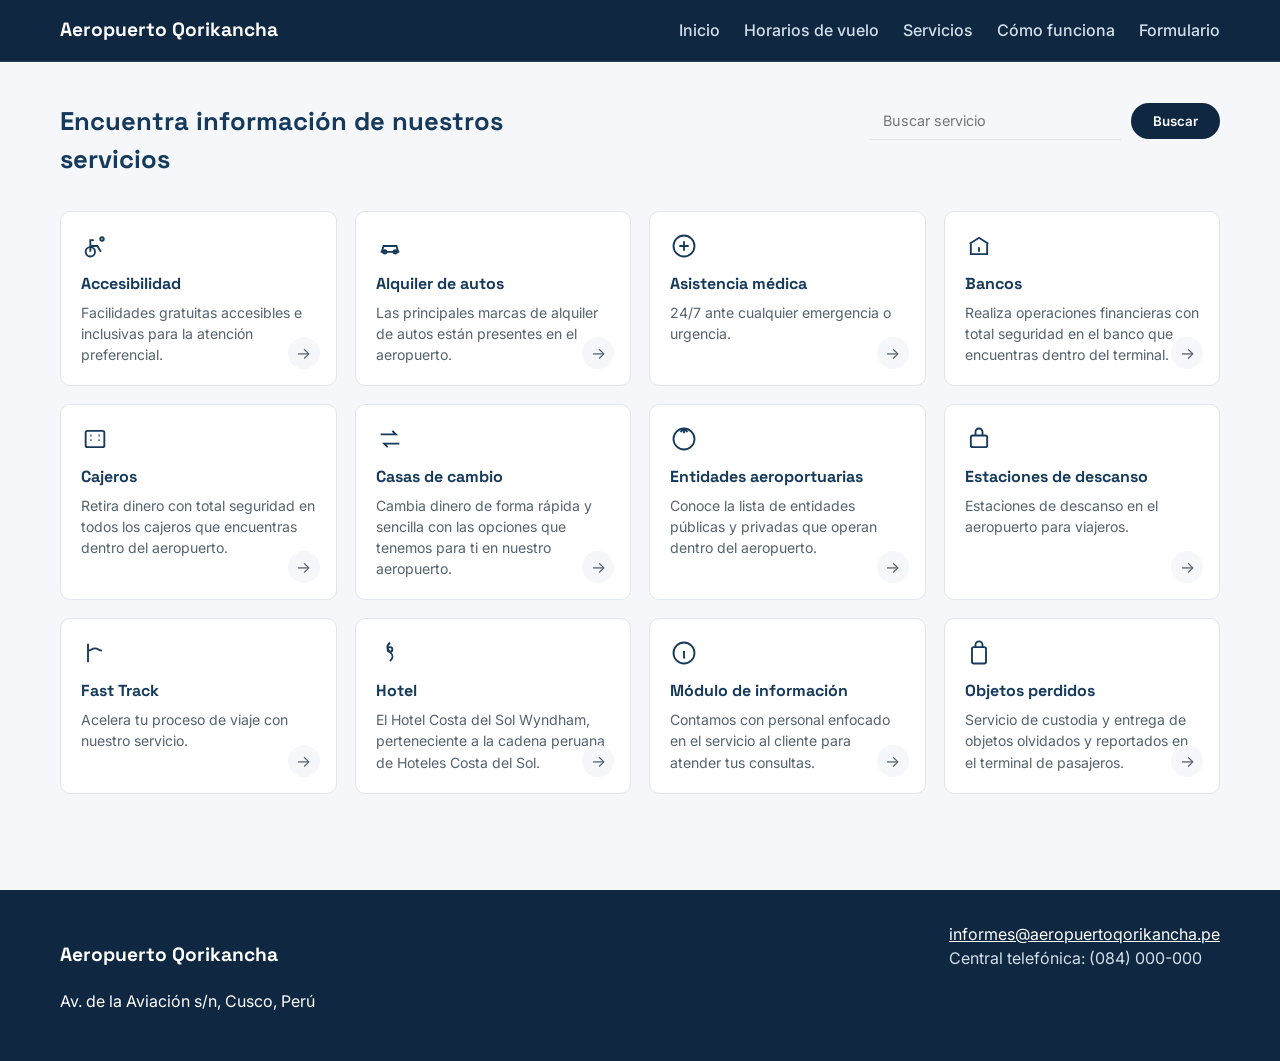
<file: Servicios.html>
<!DOCTYPE html>
<html lang="es">
<head>
  <meta charset="UTF-8">
  <meta name="viewport" content="width=device-width, initial-scale=1.0">
  <title>Servicios aeroportuarios — Aeropuerto Internacional Qorikancha</title>
  <meta name="description" content="Servicios aeroportuarios del Aeropuerto Internacional Qorikancha, Cusco. Caso académico ficticio.">
  <link rel="preconnect" href="https://fonts.googleapis.com">
  <link href="https://fonts.googleapis.com/css2?family=Space+Grotesk:wght@500;700&family=Inter:wght@400;500;600&display=swap" rel="stylesheet">
  <link rel="stylesheet" href="/css/Servicios.css">
</head>
<body>

  <!-- Encabezado y navegación -->
  <header class="site-header">
    <div class="wrap">
      <a href="index.html" class="logo">Aeropuerto <strong>Qorikancha</strong></a>
      <nav aria-label="Navegación principal">
        <a href="index.html#inicio">Inicio</a>
        <a href="vuelos.html">Horarios de vuelo</a>
        <a href="index.html#servicios">Servicios</a>
        <a href="index.html#como-funciona">Cómo funciona</a>
        <a href="index.html#formulario">Formulario</a>
      </nav>
    </div>
  </header>

  <main>
    <section class="servicios">
      <div class="wrap">

        <div class="servicios-cabecera">
          <h1>Encuentra información de nuestros servicios</h1>
          <form class="buscador" action="#" method="get" role="search">
            <label for="buscar-servicio" class="visually-hidden">Buscar servicio</label>
            <input type="search" id="buscar-servicio" name="q" placeholder="Buscar servicio">
            <button type="submit" class="btn">Buscar</button>
          </form>
        </div>

        <div class="servicios-grid">

          <a href="#" class="servicio-card">
            <svg class="card-icono" viewBox="0 0 24 24" fill="none" stroke="currentColor" stroke-width="1.6" aria-hidden="true"><circle cx="8" cy="17" r="4"/><path d="M8 17V7h3M8 12h6l3 5"/><circle cx="18" cy="6" r="1.5"/></svg>
            <h3>Accesibilidad</h3>
            <p>Facilidades gratuitas accesibles e inclusivas para la atención preferencial.</p>
            <span class="card-flecha">→</span>
          </a>

          <a href="alquiler.html" class="servicio-card">
            <svg class="card-icono" viewBox="0 0 24 24" fill="none" stroke="currentColor" stroke-width="1.6" aria-hidden="true"><path d="M4 17h16M5 17l1.5-5h11L19 17"/><circle cx="7.5" cy="17" r="1.5"/><circle cx="16.5" cy="17" r="1.5"/></svg>
            <h3>Alquiler de autos</h3>
            <p>Las principales marcas de alquiler de autos están presentes en el aeropuerto.</p>
            <span class="card-flecha">→</span>
          </a>

          <a href="#" class="servicio-card">
            <svg class="card-icono" viewBox="0 0 24 24" fill="none" stroke="currentColor" stroke-width="1.6" aria-hidden="true"><circle cx="12" cy="12" r="9"/><path d="M12 8v8M8 12h8"/></svg>
            <h3>Asistencia médica</h3>
            <p>24/7 ante cualquier emergencia o urgencia.</p>
            <span class="card-flecha">→</span>
          </a>

          <a href="#" class="servicio-card">
            <svg class="card-icono" viewBox="0 0 24 24" fill="none" stroke="currentColor" stroke-width="1.6" aria-hidden="true"><path d="M4 10l8-5 8 5"/><path d="M5 10v9h14v-9"/><path d="M12 13v4"/></svg>
            <h3>Bancos</h3>
            <p>Realiza operaciones financieras con total seguridad en el banco que encuentras dentro del terminal.</p>
            <span class="card-flecha">→</span>
          </a>

          <a href="#" class="servicio-card">
            <svg class="card-icono" viewBox="0 0 24 24" fill="none" stroke="currentColor" stroke-width="1.6" aria-hidden="true"><rect x="4" y="5" width="16" height="14" rx="1.5"/><path d="M8 9h1M8 13h1M15 9h1M15 13h1"/></svg>
            <h3>Cajeros</h3>
            <p>Retira dinero con total seguridad en todos los cajeros que encuentras dentro del aeropuerto.</p>
            <span class="card-flecha">→</span>
          </a>

          <a href="#" class="servicio-card">
            <svg class="card-icono" viewBox="0 0 24 24" fill="none" stroke="currentColor" stroke-width="1.6" aria-hidden="true"><path d="M4 8h13l-3-3M20 16H7l3 3"/></svg>
            <h3>Casas de cambio</h3>
            <p>Cambia dinero de forma rápida y sencilla con las opciones que tenemos para ti en nuestro aeropuerto.</p>
            <span class="card-flecha">→</span>
          </a>

          <a href="#" class="servicio-card">
            <svg class="card-icono" viewBox="0 0 24 24" fill="none" stroke="currentColor" stroke-width="1.6" aria-hidden="true"><circle cx="12" cy="12" r="9"/><path d="M12 3v4M12 3l3 3M12 3 9 6"/></svg>
            <h3>Entidades aeroportuarias</h3>
            <p>Conoce la lista de entidades públicas y privadas que operan dentro del aeropuerto.</p>
            <span class="card-flecha">→</span>
          </a>

          <a href="#" class="servicio-card">
            <svg class="card-icono" viewBox="0 0 24 24" fill="none" stroke="currentColor" stroke-width="1.6" aria-hidden="true"><rect x="5" y="9" width="14" height="10" rx="1.5"/><path d="M9 9V6a3 3 0 0 1 6 0v3"/></svg>
            <h3>Estaciones de descanso</h3>
            <p>Estaciones de descanso en el aeropuerto para viajeros.</p>
            <span class="card-flecha">→</span>
          </a>

          <a href="#" class="servicio-card">
            <svg class="card-icono" viewBox="0 0 24 24" fill="none" stroke="currentColor" stroke-width="1.6" aria-hidden="true"><path d="M6 4v6M6 10c3 0 3-2 6-2s3 2 6 2M6 10v10"/></svg>
            <h3>Fast Track</h3>
            <p>Acelera tu proceso de viaje con nuestro servicio.</p>
            <span class="card-flecha">→</span>
          </a>

          <a href="#" class="servicio-card">
            <svg class="card-icono" viewBox="0 0 24 24" fill="none" stroke="currentColor" stroke-width="1.6" aria-hidden="true"><path d="M12 3c-3 3-3 5 0 8s3 5 0 8"/><circle cx="12" cy="9" r="2"/></svg>
            <h3>Hotel</h3>
            <p>El Hotel Costa del Sol Wyndham, perteneciente a la cadena peruana de Hoteles Costa del Sol.</p>
            <span class="card-flecha">→</span>
          </a>

          <a href="#" class="servicio-card">
            <svg class="card-icono" viewBox="0 0 24 24" fill="none" stroke="currentColor" stroke-width="1.6" aria-hidden="true"><circle cx="12" cy="12" r="9"/><path d="M12 8h.01M11 11h1v5h1"/></svg>
            <h3>Módulo de información</h3>
            <p>Contamos con personal enfocado en el servicio al cliente para atender tus consultas.</p>
            <span class="card-flecha">→</span>
          </a>

          <a href="Objetos.html" class="servicio-card">
            <svg class="card-icono" viewBox="0 0 24 24" fill="none" stroke="currentColor" stroke-width="1.6" aria-hidden="true"><rect x="6" y="7" width="12" height="14" rx="1.5"/><path d="M9 7V5a3 3 0 0 1 6 0v2"/></svg>
            <h3>Objetos perdidos</h3>
            <p>Servicio de custodia y entrega de objetos olvidados y reportados en el terminal de pasajeros.</p>
            <span class="card-flecha">→</span>
          </a>

        </div>
      </div>
    </section>
  </main>

  <footer class="site-footer">
    <div class="wrap footer-grid">
      <div>
        <p class="logo">Aeropuerto <strong>Qorikancha</strong></p>
        <p>Av. de la Aviación s/n, Cusco, Perú</p>
      </div>
      <address>
        <a href="mailto:informes@aeropuertoqorikancha.pe">informes@aeropuertoqorikancha.pe</a><br>
        Central telefónica: (084) 000-000
      </address>
    </div>
  </footer>

</body>
</html>
</file>
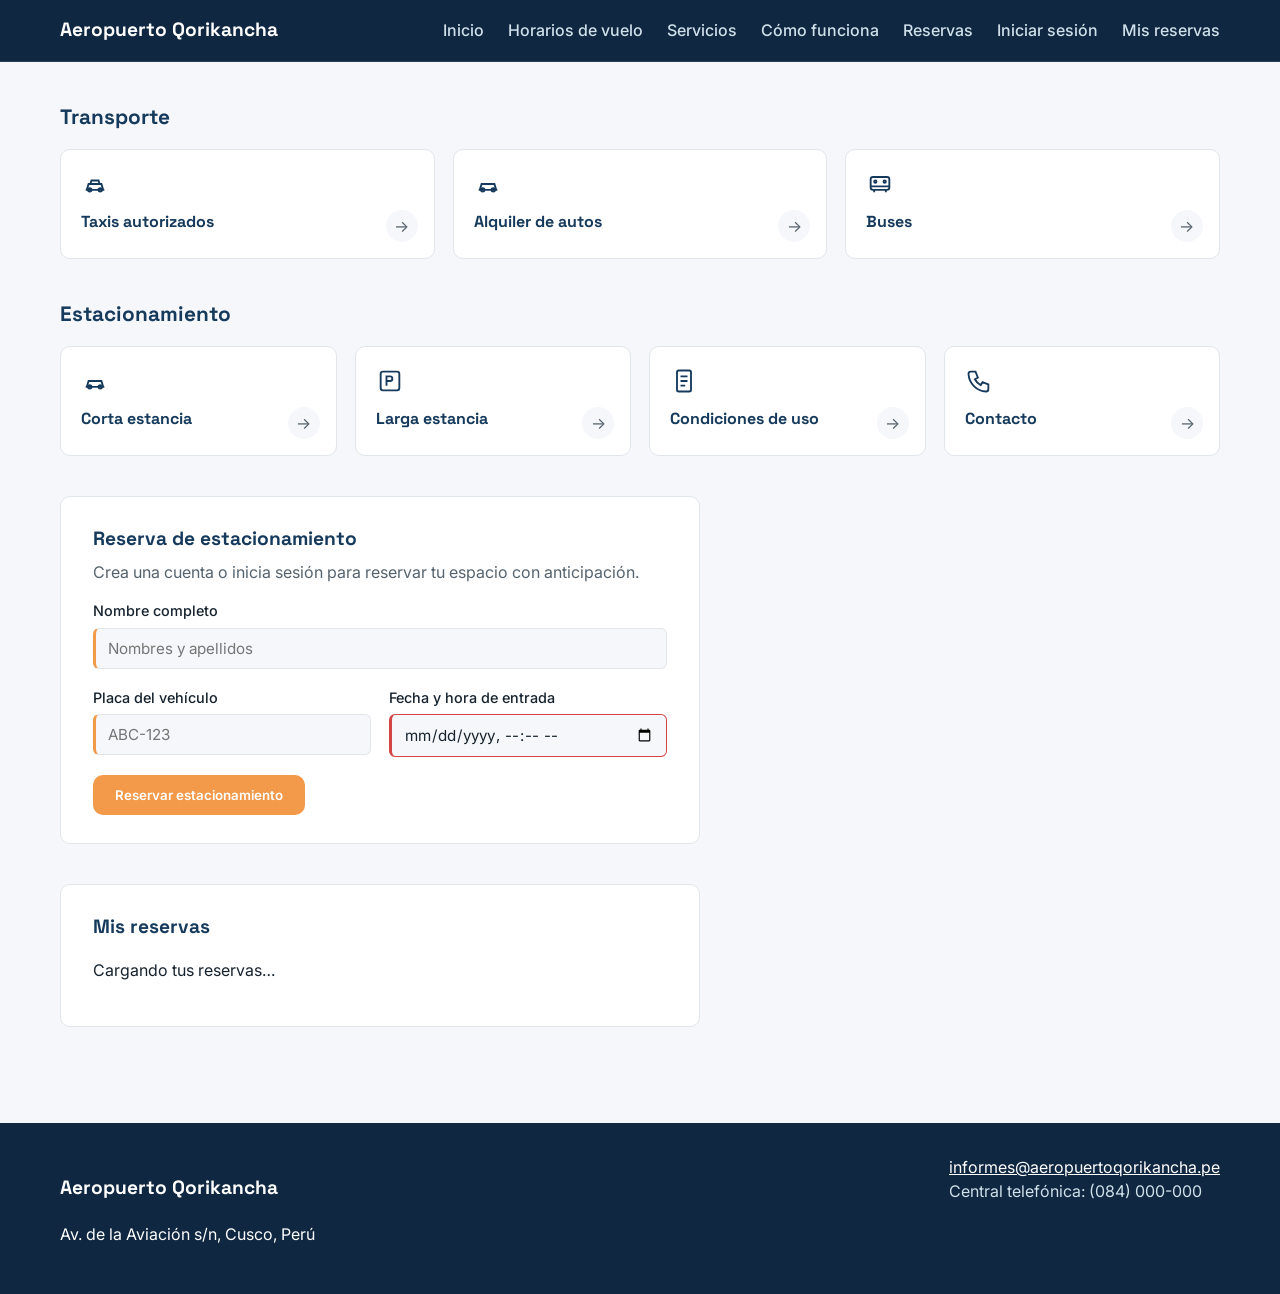
<file: Transporte.html>
<!DOCTYPE html>
<html lang="es">
<head>
  <meta charset="UTF-8">
  <meta name="viewport" content="width=device-width, initial-scale=1.0">
  <title>Transporte y estacionamiento — Aeropuerto Internacional Qorikancha</title>
  <meta name="description" content="Transporte y estacionamiento del Aeropuerto Internacional Qorikancha, Cusco. Caso académico ficticio.">
  <link rel="preconnect" href="https://fonts.googleapis.com">
  <link href="https://fonts.googleapis.com/css2?family=Space+Grotesk:wght@500;700&family=Inter:wght@400;500;600&display=swap" rel="stylesheet">
  <link rel="stylesheet" href="/css/Transporte.css">
</head>
<body>

  <!-- Encabezado y navegación -->
  <header class="site-header">
    <div class="wrap">
      <a href="index.html" class="logo">Aeropuerto <strong>Qorikancha</strong></a>
      <nav aria-label="Navegación principal">
        <a href="index.html#inicio">Inicio</a>
        <a href="vuelos.html">Horarios de vuelo</a>
        <a href="index.html#servicios">Servicios</a>
        <a href="index.html#como-funciona">Cómo funciona</a>
        <a href="login.html" id="nav-reservas">Reservas</a>
        <a href="login.html" id="nav-sesion">Iniciar sesión</a>
        <a href="mis-reservas.html">Mis reservas</a>
      </nav>
    </div>
  </header>

  <main>
    <section class="transporte">
      <div class="wrap">

        <h2 class="subtitulo-transporte">Transporte</h2>
        <div class="transporte-grid">

          <a href="taxis.html" class="servicio-card">
            <svg class="card-icono" viewBox="0 0 24 24" fill="none" stroke="currentColor" stroke-width="1.6" aria-hidden="true"><path d="M4 17h16M5 17l1.5-5h11L19 17"/><circle cx="7.5" cy="17" r="1.5"/><circle cx="16.5" cy="17" r="1.5"/><path d="M8 12l1-3h6l1 3"/></svg>
            <h3>Taxis autorizados</h3>
            <span class="card-flecha">→</span>
          </a>

          <a href="alquiler.html" class="servicio-card">
            <svg class="card-icono" viewBox="0 0 24 24" fill="none" stroke="currentColor" stroke-width="1.6" aria-hidden="true"><path d="M4 17h16M5 17l1.5-5h11L19 17"/><circle cx="7.5" cy="17" r="1.5"/><circle cx="16.5" cy="17" r="1.5"/></svg>
            <h3>Alquiler de autos</h3>
            <span class="card-flecha">→</span>
          </a>

          <a href="buses.html" class="servicio-card">
            <svg class="card-icono" viewBox="0 0 24 24" fill="none" stroke="currentColor" stroke-width="1.6" aria-hidden="true"><rect x="4" y="6" width="16" height="11" rx="2"/><path d="M4 14h16M7 17v2M17 17v2"/><circle cx="8" cy="10" r="1"/><circle cx="16" cy="10" r="1"/></svg>
            <h3>Buses</h3>
            <span class="card-flecha">→</span>
          </a>

        </div>

        <h2 class="subtitulo-transporte">Estacionamiento</h2>
        <div class="transporte-grid">

          <a href="#" class="servicio-card">
            <svg class="card-icono" viewBox="0 0 24 24" fill="none" stroke="currentColor" stroke-width="1.6" aria-hidden="true"><path d="M4 17h16M5 17l1.5-5h11L19 17"/><circle cx="7.5" cy="17" r="1.5"/><circle cx="16.5" cy="17" r="1.5"/></svg>
            <h3>Corta estancia</h3>
            <span class="card-flecha">→</span>
          </a>

          <a href="#" class="servicio-card">
            <svg class="card-icono" viewBox="0 0 24 24" fill="none" stroke="currentColor" stroke-width="1.6" aria-hidden="true"><rect x="4" y="4" width="16" height="16" rx="2"/><path d="M9 8h3a2 2 0 0 1 0 4H9V8zM9 12v4"/></svg>
            <h3>Larga estancia</h3>
            <span class="card-flecha">→</span>
          </a>

          <a href="#" class="servicio-card">
            <svg class="card-icono" viewBox="0 0 24 24" fill="none" stroke="currentColor" stroke-width="1.6" aria-hidden="true"><rect x="6" y="3" width="12" height="18" rx="1.5"/><path d="M9 8h6M9 12h6M9 16h4"/></svg>
            <h3>Condiciones de uso</h3>
            <span class="card-flecha">→</span>
          </a>

          <a href="index.html#formulario" class="servicio-card">
            <svg class="card-icono" viewBox="0 0 24 24" fill="none" stroke="currentColor" stroke-width="1.6" aria-hidden="true"><path d="M5 4h4l2 5-2.5 1.5a11 11 0 0 0 5 5L15 13l5 2v4a2 2 0 0 1-2 2A16 16 0 0 1 3 6a2 2 0 0 1 2-2z"/></svg>
            <h3>Contacto</h3>
            <span class="card-flecha">→</span>
          </a>

        </div>

        <div class="reserva-card">
          <h2>Reserva de estacionamiento</h2>
          <p class="section-intro">Crea una cuenta o inicia sesión para reservar tu espacio con anticipación.</p>

          <form id="form-reserva-estacionamiento" class="formulario" action="#" method="post">
            <div class="campo">
              <label for="re-nombre">Nombre completo</label>
              <input type="text" id="re-nombre" name="nombre_pasajero" required minlength="3" placeholder="Nombres y apellidos">
            </div>

            <div class="campo-grupo">
              <div class="campo">
                <label for="re-placa">Placa del vehículo</label>
                <input type="text" id="re-placa" name="placa" required pattern="[A-Za-z0-9-]{6,10}" placeholder="ABC-123">
              </div>
              <div class="campo">
                <label for="re-fecha">Fecha y hora de entrada</label>
                <input type="datetime-local" id="re-fecha" name="fecha_hora_entrada" required>
              </div>
            </div>

            <button type="submit" class="btn">Reservar estacionamiento</button>
          </form>

          <p id="reserva-confirmacion" class="confirmacion-estacionamiento"></p>
        </div>

        <div class="reserva-card">
          <h2>Mis reservas</h2>
          <div id="lista-reservas">
            <p class="reservas-vacio">Cargando tus reservas…</p>
          </div>
        </div>

      </div>
    </section>
  </main>

  <footer class="site-footer">
    <div class="wrap footer-grid">
      <div>
        <p class="logo">Aeropuerto <strong>Qorikancha</strong></p>
        <p>Av. de la Aviación s/n, Cusco, Perú</p>
      </div>
      <address>
        <a href="mailto:informes@aeropuertoqorikancha.pe">informes@aeropuertoqorikancha.pe</a><br>
        Central telefónica: (084) 000-000
      </address>
    </div>
  </footer>

  <script type="module" src="js/registro.js"></script>
  <script type="module" src="js/nav-sesion.js"></script>
  <script type="module" src="js/consulta.js"></script>

</body>
</html>
</file>
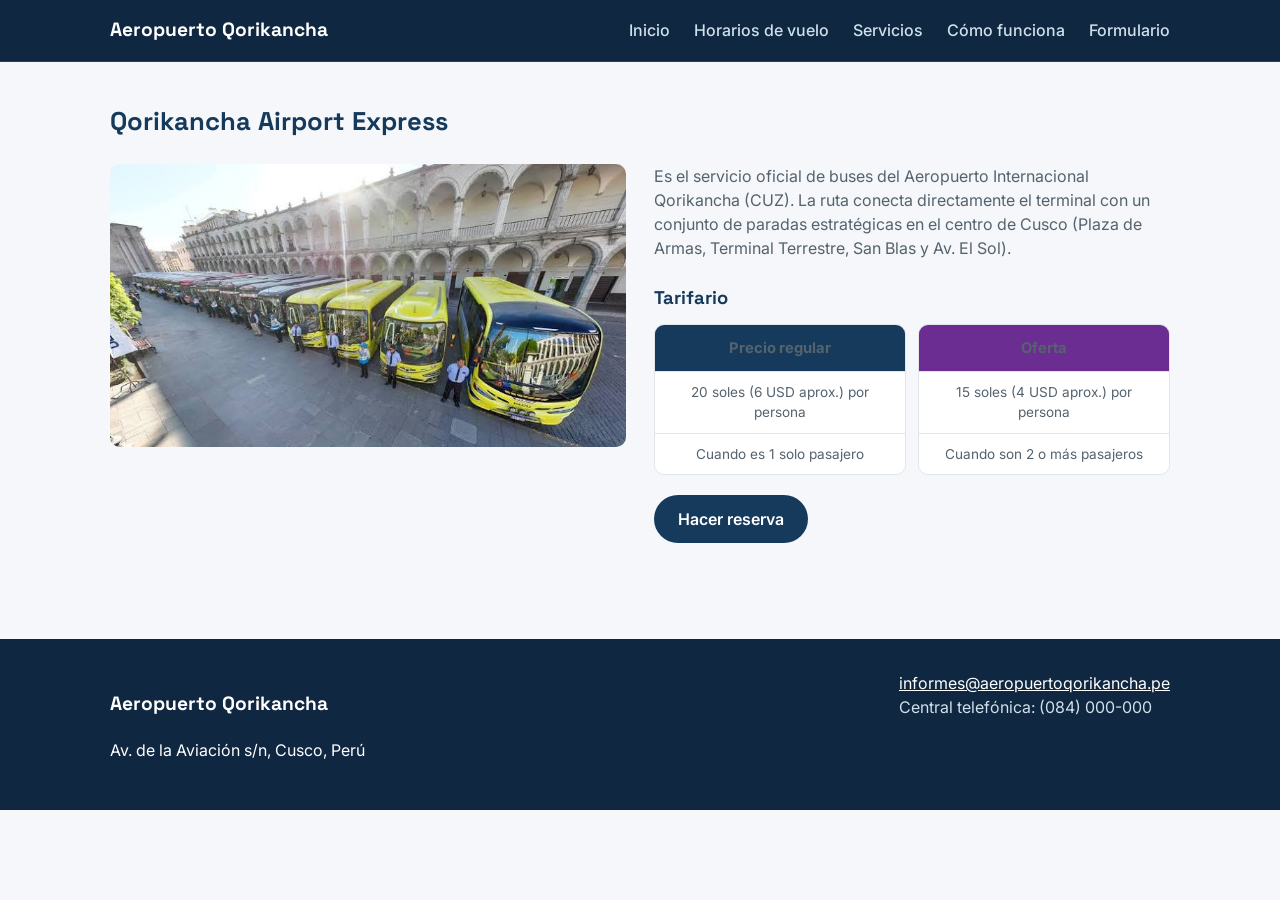
<file: semana06/buses.html>
<!DOCTYPE html>
<html lang="es">
<head>
  <meta charset="UTF-8">
  <meta name="viewport" content="width=device-width, initial-scale=1.0">
  <title>Buses — Aeropuerto Internacional Qorikancha</title>
  <meta name="description" content="Servicio de buses del Aeropuerto Internacional Qorikancha, Cusco. Caso académico ficticio.">
  <link rel="preconnect" href="https://fonts.googleapis.com">
  <link href="https://fonts.googleapis.com/css2?family=Space+Grotesk:wght@500;700&family=Inter:wght@400;500;600&display=swap" rel="stylesheet">
  <link rel="stylesheet" href="/semana06/css/buses.css">
</head>
<body>

  <!-- Encabezado y navegación -->
  <header class="site-header">
    <div class="wrap">
      <a href="index.html" class="logo">Aeropuerto <strong>Qorikancha</strong></a>
      <nav aria-label="Navegación principal">
        <a href="index.html#inicio">Inicio</a>
        <a href="vuelos.html">Horarios de vuelo</a>
        <a href="index.html#servicios">Servicios</a>
        <a href="index.html#como-funciona">Cómo funciona</a>
        <a href="index.html#formulario">Formulario</a>
      </nav>
    </div>
  </header>

  <main>
    <section class="buses">
      <div class="wrap">

        <h1>Qorikancha Airport Express</h1>

        <div class="buses-grid">
          <img src="/semana06/imagenes/buses.jpg" alt="Bus del servicio Qorikancha Airport Express" class="bus-img">

          <div class="buses-info">
            <p>Es el servicio oficial de buses del Aeropuerto Internacional Qorikancha (CUZ). La ruta conecta directamente el terminal con un conjunto de paradas estratégicas en el centro de Cusco (Plaza de Armas, Terminal Terrestre, San Blas y Av. El Sol).</p>

            <h2>Tarifario</h2>
            <div class="tarifario">
              <div class="tarifa-col tarifa-regular">
                <p class="tarifa-titulo">Precio regular</p>
                <p class="tarifa-fila">20 soles (6 USD aprox.) por persona</p>
                <p class="tarifa-fila">Cuando es 1 solo pasajero</p>
              </div>
              <div class="tarifa-col tarifa-oferta">
                <p class="tarifa-titulo">Oferta</p>
                <p class="tarifa-fila">15 soles (4 USD aprox.) por persona</p>
                <p class="tarifa-fila">Cuando son 2 o más pasajeros</p>
              </div>
            </div>

            <a href="index.html#formulario" class="btn-reserva">Hacer reserva</a>
          </div>
        </div>

      </div>
    </section>
  </main>

  <footer class="site-footer">
    <div class="wrap footer-grid">
      <div>
        <p class="logo">Aeropuerto <strong>Qorikancha</strong></p>
        <p>Av. de la Aviación s/n, Cusco, Perú</p>
      </div>
      <address>
        <a href="mailto:informes@aeropuertoqorikancha.pe">informes@aeropuertoqorikancha.pe</a><br>
        Central telefónica: (084) 000-000
      </address>
    </div>
  </footer>

</body>
</html>
</file>
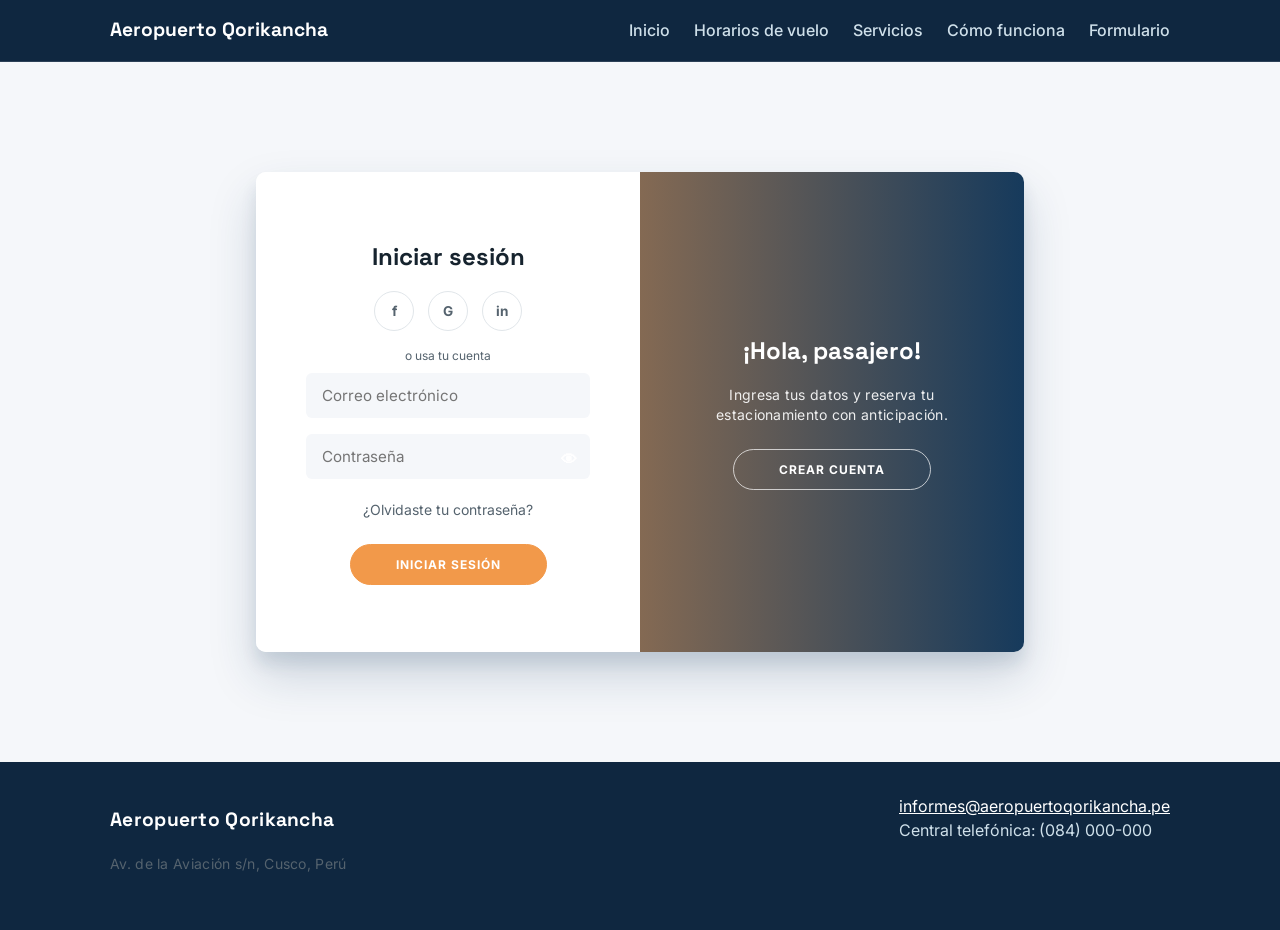
<file: semana06/login.html>
<!DOCTYPE html>
<html lang="es">
<head>
  <meta charset="UTF-8">
  <meta name="viewport" content="width=device-width, initial-scale=1.0">
  <title>Iniciar sesión — Aeropuerto Internacional Qorikancha</title>
  <meta name="description" content="Inicia sesión o crea una cuenta en el Aeropuerto Internacional Qorikancha, Cusco. Caso académico ficticio.">
  <link rel="preconnect" href="https://fonts.googleapis.com">
  <link href="https://fonts.googleapis.com/css2?family=Space+Grotesk:wght@500;700&family=Inter:wght@400;500;600&display=swap" rel="stylesheet">
  <link rel="stylesheet" href="/semana06/css/login.css">
</head>
<body>

  <!-- Encabezado y navegación -->
  <header class="site-header">
    <div class="wrap">
      <a href="index.html" class="logo">Aeropuerto <strong>Qorikancha</strong></a>
      <nav aria-label="Navegación principal">
        <a href="index.html#inicio">Inicio</a>
        <a href="vuelos.html">Horarios de vuelo</a>
        <a href="index.html#servicios">Servicios</a>
        <a href="index.html#como-funciona">Cómo funciona</a>
        <a href="index.html#formulario">Formulario</a>
      </nav>
    </div>
  </header>

  <main>
    <section class="login-seccion">
      <div class="container" id="container">

        <div class="form-container sign-up-container">
          <form id="form-crear-cuenta" class="formulario" action="#" method="post">
            <h1>Crear cuenta</h1>

            <div class="social-container">
              <!-- Íconos de acceso social: placeholder, sin funcionar todavía -->
              <a href="#" class="social" aria-label="Continuar con Facebook" tabindex="-1">f</a>
              <a href="#" class="social" aria-label="Continuar con Google" tabindex="-1">G</a>
              <a href="#" class="social" aria-label="Continuar con LinkedIn" tabindex="-1">in</a>
            </div>
            <span>o usa tu correo para registrarte</span>

            <input type="text" id="cc-nombre" name="nombre" placeholder="Nombre completo" required minlength="3">
            <input type="email" id="cc-correo" name="correo" placeholder="Correo electrónico" required>

            <div class="campo-password">
              <input type="password" id="cc-contrasena" name="contrasena" placeholder="Contraseña" required minlength="6">
              <button type="button" class="toggle-password" data-target="cc-contrasena" aria-label="Mostrar contraseña">👁</button>
            </div>

            <p class="login-error" id="registro-error"></p>

            <button type="submit">Crear cuenta</button>
          </form>
        </div>

        <div class="form-container sign-in-container">
          <form id="form-iniciar-sesion" class="formulario" action="#" method="post">
            <h1>Iniciar sesión</h1>

            <div class="social-container">
              <a href="#" class="social" aria-label="Continuar con Facebook" tabindex="-1">f</a>
              <a href="#" class="social" aria-label="Continuar con Google" tabindex="-1">G</a>
              <a href="#" class="social" aria-label="Continuar con LinkedIn" tabindex="-1">in</a>
            </div>
            <span>o usa tu cuenta</span>

            <input type="email" id="li-correo" name="correo" placeholder="Correo electrónico" required>

            <div class="campo-password">
              <input type="password" id="li-contrasena" name="contrasena" placeholder="Contraseña" required minlength="6">
              <button type="button" class="toggle-password" data-target="li-contrasena" aria-label="Mostrar contraseña">👁</button>
            </div>

            <!-- Placeholder: aún no hay recuperación de contraseña -->
            <a href="#" class="forgot-link">¿Olvidaste tu contraseña?</a>

            <p class="login-error" id="login-error"></p>

            <button type="submit">Iniciar sesión</button>
          </form>
        </div>

        <div class="overlay-container">
          <div class="overlay">
            <div class="overlay-panel overlay-left">
              <h1>¡Bienvenido de nuevo!</h1>
              <p>Para seguir conectado con nosotros, inicia sesión con tus datos.</p>
              <button class="ghost" id="signIn" type="button">Iniciar sesión</button>
            </div>
            <div class="overlay-panel overlay-right">
              <h1>¡Hola, pasajero!</h1>
              <p>Ingresa tus datos y reserva tu estacionamiento con anticipación.</p>
              <button class="ghost" id="signUp" type="button">Crear cuenta</button>
            </div>
          </div>
        </div>

      </div>
    </section>
  </main>

  <footer class="site-footer">
    <div class="wrap footer-grid">
      <div>
        <p class="logo">Aeropuerto <strong>Qorikancha</strong></p>
        <p>Av. de la Aviación s/n, Cusco, Perú</p>
      </div>
      <address>
        <a href="mailto:informes@aeropuertoqorikancha.pe">informes@aeropuertoqorikancha.pe</a><br>
        Central telefónica: (084) 000-000
      </address>
    </div>
  </footer>

  <script type="module" src="js/auth.js"></script>

</body>
</html>
</file>
<file: css/aeropuerto.css>
:root {
  --color-primary: #163a5c;
  --color-primary-dark: #0f2740;
  --color-accent: #f2994a;
  --color-bg: #f5f7fa;
  --color-surface: #ffffff;
  --color-line: #e1e6ea;
  --color-ink: #16232e;
  --color-ink-soft: #55636e;
  --cancel: #d64545;
  --radius: 10px;
  --font-display: "Space Grotesk", sans-serif;
  --font-body: "Inter", sans-serif;
}

/* Reset básico */
* { box-sizing: border-box; }
body {
  margin: 0;
  font-family: var(--font-body);
  background: var(--color-bg);
  color: var(--color-ink);
  line-height: 1.5;
}
img { max-width: 100%; display: block; }
a { color: inherit; }

.wrap { max-width: 1100px; margin: 0 auto; padding: 0 20px; }

.visually-hidden {
  position: absolute;
  width: 1px; height: 1px;
  overflow: hidden;
  clip: rect(0 0 0 0);
  white-space: nowrap;
}

/* Encabezado */
.site-header {
  background: var(--color-primary-dark);
  border-bottom: 1px solid rgba(255,255,255,0.12);
  position: sticky;
  top: 0;
  z-index: 100;
}
.site-header .wrap {
  display: flex;
  justify-content: space-between;
  align-items: center;
  padding: 16px 20px;
  flex-wrap: wrap;
  gap: 10px;
}
.logo {
  font-family: var(--font-display);
  font-weight: 700;
  font-size: 1.2rem;
  color: #fff;
  text-decoration: none;
}
nav a {
  margin-left: 20px;
  text-decoration: none;
  color: #cfe0ea;
  font-weight: 500;
  transition: color 0.2s ease;
}
nav a:hover { color: var(--color-accent); }

/* Menú desplegable del usuario (cuando hay sesión activa) */
.nav-usuario {
  position: relative;
  display: inline-block;
  margin-left: 20px;
}
.nav-usuario-boton {
  background: none;
  border: none;
  color: #cfe0ea;
  font-weight: 500;
  font-family: var(--font-body);
  font-size: 1rem;
  cursor: pointer;
  padding: 0;
  display: flex;
  align-items: center;
  gap: 4px;
  transition: color 0.2s ease;
}
.nav-usuario-boton:hover { color: var(--color-accent); }
.nav-usuario-flecha { font-size: 0.7rem; }
.nav-usuario-menu {
  display: none;
  position: absolute;
  right: 0;
  top: calc(100% + 10px);
  background: var(--color-surface);
  border: 1px solid var(--color-line);
  border-radius: 8px;
  box-shadow: 0 8px 20px rgba(0,0,0,0.15);
  min-width: 160px;
  overflow: hidden;
  z-index: 200;
}
.nav-usuario.abierto .nav-usuario-menu { display: block; }
.nav-usuario-menu a {
  display: block;
  padding: 10px 16px;
  color: var(--color-ink);
  text-decoration: none;
  font-size: 0.9rem;
}
.nav-usuario-menu a:hover { background: var(--color-bg); }

/* Títulos y textos generales */
h2 { font-family: var(--font-display); font-size: 1.6rem; margin: 0 0 8px; }
.section-intro { color: var(--color-ink-soft); margin: 0 0 10px; }
.nota { color: var(--color-ink-soft); font-size: 0.88rem; margin-top: 12px; }

/* Botones */
.btn {
  display: inline-block;
  background: var(--color-accent);
  color: #fff;
  padding: 12px 22px;
  border-radius: var(--radius);
  text-decoration: none;
  font-weight: 600;
  border: 1px solid var(--color-accent);
}
.btn:hover { opacity: 0.9; }
.btn-outline {
  background: transparent;
  border: 1px solid rgba(255,255,255,0.5);
  color: #fff;
}
.btn-outline:hover { background: rgba(255,255,255,0.1); opacity: 1; }

/* Tablas (estacionamiento) */
.tabla-scroll { overflow-x: auto; margin-top: 16px; }
table {
  width: 100%;
  border-collapse: collapse;
  background: var(--color-surface);
  border: 1px solid var(--color-line);
  border-radius: var(--radius);
  overflow: hidden;
}
th, td {
  text-align: left;
  padding: 12px 16px;
  border-bottom: 1px solid var(--color-line);
  font-size: 0.92rem;
}
thead th {
  background: var(--color-bg);
  color: var(--color-ink);
  font-family: var(--font-display);
  font-weight: 700;
}
tbody tr:last-child td { border-bottom: none; }

/* Pie de página */
.site-footer {
  background: var(--color-primary-dark);
  color: #fff;
  padding: 32px 0;
  margin-top: 40px;
}
.footer-grid {
  display: flex;
  justify-content: space-between;
  flex-wrap: wrap;
  gap: 20px;
}
.footer-grid .logo { color: #fff; }
address { font-style: normal; color: #cfe0ea; }
address a { color: #fff; text-decoration: underline; }

/* Hero */
.hero {
  background-image: linear-gradient(rgba(0,0,0,0.45), rgba(0,0,0,0.45)), url("/imagenes/aeropierto.png");
  background-size: cover;
  background-position: center;
  background-repeat: no-repeat;
  padding: 56px 0;
}
.hero-panel {
  display: inline-block;
  background: rgba(0,0,0,0.35);
  backdrop-filter: blur(6px);
  -webkit-backdrop-filter: blur(6px);
  border: 1px solid rgba(255,255,255,0.15);
  border-radius: var(--radius);
  padding: 28px 32px;
  max-width: 620px;
}
h1 { color: #fff; font-family: var(--font-display); font-size: 2rem; margin: 8px 0 14px; text-shadow: 0 2px 8px rgba(0,0,0,0.7); }
.kicker { color: #fff; font-weight: 600; letter-spacing: 0.03em; margin: 0; text-shadow: 0 2px 6px rgba(0,0,0,0.7); }
.lede { color: #fff; max-width: 640px; margin: 0; text-shadow: 0 2px 6px rgba(0,0,0,0.7); }
.hero-actions { display: flex; gap: 14px; margin-top: 18px; flex-wrap: wrap; align-items: center; }

/* Efecto SVG: avión despegando, animado */
.avion-despegando {
  width: 26px;
  height: 26px;
  color: var(--color-accent);
  animation: despegar 2.2s ease-in-out infinite;
}
@keyframes despegar {
  0%   { transform: translate(0, 0) rotate(0deg); opacity: 1; }
  70%  { transform: translate(18px, -14px) rotate(-12deg); opacity: 0.4; }
  100% { transform: translate(0, 0) rotate(0deg); opacity: 1; }
}

/* Fotos dentro de una sección (servicios, estacionamiento) */
.foto-seccion {
  width: 100%;
  max-height: 320px;
  object-fit: cover;
  border-radius: var(--radius);
  margin-top: 16px;
}

/* Resumen de servicios en Inicio */
.resumen-servicios {
  display: grid;
  grid-template-columns: repeat(3, 1fr);
  gap: 14px;
  margin-top: 40px;
}
.resumen-item {
  display: flex;
  flex-direction: column;
  gap: 4px;
  background: #e4e9ed;
  border: 1px solid var(--color-line);
  border-radius: var(--radius);
  padding: 16px 18px;
  text-decoration: none;
  color: var(--color-ink);
  transition: border-color 0.15s ease, transform 0.15s ease;
}
.resumen-item:hover { border-color: var(--color-accent); transform: translateY(-2px); }
.resumen-item strong { font-family: var(--font-display); font-size: 1rem; }
.resumen-item span { color: var(--color-ink-soft); font-size: 0.85rem; }

/* Sección Servicios y trámites */
.servicios { padding: 48px 0; }
.subtitulo {
  margin-top: 36px;
  padding-top: 20px;
  border-top: 1px solid var(--color-line);
}
.servicios .subtitulo:first-of-type { margin-top: 24px; padding-top: 0; border-top: none; }

.tarjetas {
  display: grid;
  grid-template-columns: repeat(auto-fit, minmax(240px, 1fr));
  gap: 18px;
  margin-top: 24px;
}
.tarjeta {
  background: var(--color-surface);
  border: 1px solid var(--color-line);
  border-radius: var(--radius);
  padding: 20px;
  transition: border-color 0.15s ease, transform 0.15s ease;
}
.tarjeta:hover { border-color: var(--color-accent); transform: translateY(-2px); }
.tarjeta svg { width: 30px; height: 30px; color: var(--color-primary); margin-bottom: 10px; transition: color 0.25s ease; }
.tarjeta:hover svg { color: var(--color-accent); }
.tarjeta h3 { margin: 0 0 6px; font-family: var(--font-display); font-size: 1rem; }
.tarjeta p { color: var(--color-ink-soft); font-size: 0.92rem; margin: 0; }
.tarjeta-link { display: block; cursor: pointer; text-decoration: none; }

/* Cómo funciona / Requisitos */
.como-funciona { padding: 48px 0; background: var(--color-surface); }
.tramites-grid {
  display: grid;
  grid-template-columns: repeat(auto-fit, minmax(240px, 1fr));
  gap: 20px;
  margin-top: 24px;
}
.tramite-bloque {
  background: var(--color-bg);
  border: 1px solid var(--color-line);
  border-left: 3px solid var(--color-accent);
  border-radius: var(--radius);
  padding: 20px 22px;
}
.tramite-bloque h3 { margin: 0 0 4px; font-family: var(--font-display); font-size: 1.05rem; }
.pasos {
  margin: 10px 0 14px;
  padding-left: 20px;
  color: var(--color-ink-soft);
  font-size: 0.92rem;
}
.pasos li { margin-bottom: 6px; }
.requisito {
  margin: 0;
  font-size: 0.88rem;
  color: var(--color-ink-soft);
  background: var(--color-bg);
  border-radius: 6px;
  padding: 10px 12px;
}
.requisito strong { color: var(--color-ink); }

/* Formulario */
.contacto { padding: 48px 0 56px; }
.formulario {
  margin-top: 24px;
  background: var(--color-surface);
  border: 1px solid var(--color-line);
  border-radius: var(--radius);
  padding: 28px;
  max-width: 640px;
}
.campo { margin-bottom: 18px; display: flex; flex-direction: column; gap: 6px; }
.campo-grupo { display: grid; grid-template-columns: 1fr 1fr; gap: 18px; }
label { font-size: 0.9rem; font-weight: 500; color: var(--color-ink); }

input[type="text"],
input[type="email"],
input[type="date"],
select,
textarea {
  font-family: var(--font-body);
  font-size: 0.95rem;
  padding: 10px 12px;
  border: 1px solid var(--color-line);
  border-radius: 6px;
  background: var(--color-bg);
  color: var(--color-ink);
}
input:focus, select:focus, textarea:focus {
  outline: none;
  border-color: var(--color-primary);
  box-shadow: 0 0 0 3px rgba(22, 58, 92, 0.15);
}
input[required], select[required], textarea[required] {
  border-left: 3px solid var(--color-accent);
}
input:invalid:not(:placeholder-shown) { border-color: var(--cancel); }

.campo-check { flex-direction: row; align-items: flex-start; gap: 10px; }
input[type="checkbox"] { margin-top: 4px; width: 16px; height: 16px; accent-color: var(--color-accent); }
.campo-check label { font-weight: 400; color: var(--color-ink-soft); font-size: 0.85rem; }

button.btn {
  border: none;
  cursor: pointer;
  font-family: var(--font-body);
}

/* Feedback visual al enviar el formulario (truco :target, sin JS) */
.confirmacion-formulario {
  display: none;
  max-width: 640px;
  margin-top: 16px;
  padding: 14px 18px;
  background: #e3f6ea;
  color: #1f8a4c;
  border-radius: var(--radius);
  font-weight: 600;
}
#confirmacion-formulario:target {
  display: block;
  animation: aparecer-confirmacion 0.4s ease forwards;
}
@keyframes aparecer-confirmacion {
  from { opacity: 0; transform: translateY(-8px); }
  to   { opacity: 1; transform: translateY(0); }
}

/* Responsive */
@media (max-width: 760px) {
  .resumen-servicios { grid-template-columns: 1fr; }
  .campo-grupo { grid-template-columns: 1fr; }
  h1 { font-size: 1.6rem; }
}
</file>
<file: semana06/css/aeropuerto.css>
:root {
  --color-primary: #163a5c;
  --color-primary-dark: #0f2740;
  --color-accent: #f2994a;
  --color-bg: #f5f7fa;
  --color-surface: #ffffff;
  --color-line: #e1e6ea;
  --color-ink: #16232e;
  --color-ink-soft: #55636e;
  --cancel: #d64545;
  --radius: 10px;
  --font-display: "Space Grotesk", sans-serif;
  --font-body: "Inter", sans-serif;
}

/* Reset básico */
* { box-sizing: border-box; }
body {
  margin: 0;
  font-family: var(--font-body);
  background: var(--color-bg);
  color: var(--color-ink);
  line-height: 1.5;
}
img { max-width: 100%; display: block; }
a { color: inherit; }

.wrap { max-width: 1100px; margin: 0 auto; padding: 0 20px; }

.visually-hidden {
  position: absolute;
  width: 1px; height: 1px;
  overflow: hidden;
  clip: rect(0 0 0 0);
  white-space: nowrap;
}

/* Encabezado */
.site-header {
  background: var(--color-primary-dark);
  border-bottom: 1px solid rgba(255,255,255,0.12);
  position: sticky;
  top: 0;
  z-index: 100;
}
.site-header .wrap {
  display: flex;
  justify-content: space-between;
  align-items: center;
  padding: 16px 20px;
  flex-wrap: wrap;
  gap: 10px;
}
.logo {
  font-family: var(--font-display);
  font-weight: 700;
  font-size: 1.2rem;
  color: #fff;
  text-decoration: none;
}
nav a {
  margin-left: 20px;
  text-decoration: none;
  color: #cfe0ea;
  font-weight: 500;
  transition: color 0.2s ease;
}
nav a:hover { color: var(--color-accent); }

/* Menú desplegable del usuario (cuando hay sesión activa) */
.nav-usuario {
  position: relative;
  display: inline-block;
  margin-left: 20px;
}
.nav-usuario-boton {
  background: none;
  border: none;
  color: #cfe0ea;
  font-weight: 500;
  font-family: var(--font-body);
  font-size: 1rem;
  cursor: pointer;
  padding: 0;
  display: flex;
  align-items: center;
  gap: 4px;
  transition: color 0.2s ease;
}
.nav-usuario-boton:hover { color: var(--color-accent); }
.nav-usuario-flecha { font-size: 0.7rem; }
.nav-usuario-menu {
  display: none;
  position: absolute;
  right: 0;
  top: calc(100% + 10px);
  background: var(--color-surface);
  border: 1px solid var(--color-line);
  border-radius: 8px;
  box-shadow: 0 8px 20px rgba(0,0,0,0.15);
  min-width: 160px;
  overflow: hidden;
  z-index: 200;
}
.nav-usuario.abierto .nav-usuario-menu { display: block; }
.nav-usuario-menu a {
  display: block;
  padding: 10px 16px;
  color: var(--color-ink);
  text-decoration: none;
  font-size: 0.9rem;
}
.nav-usuario-menu a:hover { background: var(--color-bg); }

/* Títulos y textos generales */
h2 { font-family: var(--font-display); font-size: 1.6rem; margin: 0 0 8px; }
.section-intro { color: var(--color-ink-soft); margin: 0 0 10px; }
.nota { color: var(--color-ink-soft); font-size: 0.88rem; margin-top: 12px; }

/* Botones */
.btn {
  display: inline-block;
  background: var(--color-accent);
  color: #fff;
  padding: 12px 22px;
  border-radius: var(--radius);
  text-decoration: none;
  font-weight: 600;
  border: 1px solid var(--color-accent);
}
.btn:hover { opacity: 0.9; }
.btn-outline {
  background: transparent;
  border: 1px solid rgba(255,255,255,0.5);
  color: #fff;
}
.btn-outline:hover { background: rgba(255,255,255,0.1); opacity: 1; }

/* Tablas (estacionamiento) */
.tabla-scroll { overflow-x: auto; margin-top: 16px; }
table {
  width: 100%;
  border-collapse: collapse;
  background: var(--color-surface);
  border: 1px solid var(--color-line);
  border-radius: var(--radius);
  overflow: hidden;
}
th, td {
  text-align: left;
  padding: 12px 16px;
  border-bottom: 1px solid var(--color-line);
  font-size: 0.92rem;
}
thead th {
  background: var(--color-bg);
  color: var(--color-ink);
  font-family: var(--font-display);
  font-weight: 700;
}
tbody tr:last-child td { border-bottom: none; }

/* Pie de página */
.site-footer {
  background: var(--color-primary-dark);
  color: #fff;
  padding: 32px 0;
  margin-top: 40px;
}
.footer-grid {
  display: flex;
  justify-content: space-between;
  flex-wrap: wrap;
  gap: 20px;
}
.footer-grid .logo { color: #fff; }
address { font-style: normal; color: #cfe0ea; }
address a { color: #fff; text-decoration: underline; }

/* Hero */
.hero {
  background-image: linear-gradient(rgba(0,0,0,0.45), rgba(0,0,0,0.45)), url("/semana06/imagenes/aeropierto.png");
  background-size: cover;
  background-position: center;
  background-repeat: no-repeat;
  padding: 56px 0;
}
.hero-panel {
  display: inline-block;
  background: rgba(0,0,0,0.35);
  backdrop-filter: blur(6px);
  -webkit-backdrop-filter: blur(6px);
  border: 1px solid rgba(255,255,255,0.15);
  border-radius: var(--radius);
  padding: 28px 32px;
  max-width: 620px;
}
h1 { color: #fff; font-family: var(--font-display); font-size: 2rem; margin: 8px 0 14px; text-shadow: 0 2px 8px rgba(0,0,0,0.7); }
.kicker { color: #fff; font-weight: 600; letter-spacing: 0.03em; margin: 0; text-shadow: 0 2px 6px rgba(0,0,0,0.7); }
.lede { color: #fff; max-width: 640px; margin: 0; text-shadow: 0 2px 6px rgba(0,0,0,0.7); }
.hero-actions { display: flex; gap: 14px; margin-top: 18px; flex-wrap: wrap; align-items: center; }

/* Efecto SVG: avión despegando, animado */
.avion-despegando {
  width: 26px;
  height: 26px;
  color: var(--color-accent);
  animation: despegar 2.2s ease-in-out infinite;
}
@keyframes despegar {
  0%   { transform: translate(0, 0) rotate(0deg); opacity: 1; }
  70%  { transform: translate(18px, -14px) rotate(-12deg); opacity: 0.4; }
  100% { transform: translate(0, 0) rotate(0deg); opacity: 1; }
}

/* Fotos dentro de una sección (servicios, estacionamiento) */
.foto-seccion {
  width: 100%;
  max-height: 320px;
  object-fit: cover;
  border-radius: var(--radius);
  margin-top: 16px;
}

/* Resumen de servicios en Inicio */
.resumen-servicios {
  display: grid;
  grid-template-columns: repeat(3, 1fr);
  gap: 14px;
  margin-top: 40px;
}
.resumen-item {
  display: flex;
  flex-direction: column;
  gap: 4px;
  background: #e4e9ed;
  border: 1px solid var(--color-line);
  border-radius: var(--radius);
  padding: 16px 18px;
  text-decoration: none;
  color: var(--color-ink);
  transition: border-color 0.15s ease, transform 0.15s ease;
}
.resumen-item:hover { border-color: var(--color-accent); transform: translateY(-2px); }
.resumen-item strong { font-family: var(--font-display); font-size: 1rem; }
.resumen-item span { color: var(--color-ink-soft); font-size: 0.85rem; }

/* Sección Servicios y trámites */
.servicios { padding: 48px 0; }
.subtitulo {
  margin-top: 36px;
  padding-top: 20px;
  border-top: 1px solid var(--color-line);
}
.servicios .subtitulo:first-of-type { margin-top: 24px; padding-top: 0; border-top: none; }

.tarjetas {
  display: grid;
  grid-template-columns: repeat(auto-fit, minmax(240px, 1fr));
  gap: 18px;
  margin-top: 24px;
}
.tarjeta {
  background: var(--color-surface);
  border: 1px solid var(--color-line);
  border-radius: var(--radius);
  padding: 20px;
  transition: border-color 0.15s ease, transform 0.15s ease;
}
.tarjeta:hover { border-color: var(--color-accent); transform: translateY(-2px); }
.tarjeta svg { width: 30px; height: 30px; color: var(--color-primary); margin-bottom: 10px; transition: color 0.25s ease; }
.tarjeta:hover svg { color: var(--color-accent); }
.tarjeta h3 { margin: 0 0 6px; font-family: var(--font-display); font-size: 1rem; }
.tarjeta p { color: var(--color-ink-soft); font-size: 0.92rem; margin: 0; }
.tarjeta-link { display: block; cursor: pointer; text-decoration: none; }

/* Cómo funciona / Requisitos */
.como-funciona { padding: 48px 0; background: var(--color-surface); }
.tramites-grid {
  display: grid;
  grid-template-columns: repeat(auto-fit, minmax(240px, 1fr));
  gap: 20px;
  margin-top: 24px;
}
.tramite-bloque {
  background: var(--color-bg);
  border: 1px solid var(--color-line);
  border-left: 3px solid var(--color-accent);
  border-radius: var(--radius);
  padding: 20px 22px;
}
.tramite-bloque h3 { margin: 0 0 4px; font-family: var(--font-display); font-size: 1.05rem; }
.pasos {
  margin: 10px 0 14px;
  padding-left: 20px;
  color: var(--color-ink-soft);
  font-size: 0.92rem;
}
.pasos li { margin-bottom: 6px; }
.requisito {
  margin: 0;
  font-size: 0.88rem;
  color: var(--color-ink-soft);
  background: var(--color-bg);
  border-radius: 6px;
  padding: 10px 12px;
}
.requisito strong { color: var(--color-ink); }

/* Formulario */
.contacto { padding: 48px 0 56px; }
.formulario {
  margin-top: 24px;
  background: var(--color-surface);
  border: 1px solid var(--color-line);
  border-radius: var(--radius);
  padding: 28px;
  max-width: 640px;
}
.campo { margin-bottom: 18px; display: flex; flex-direction: column; gap: 6px; }
.campo-grupo { display: grid; grid-template-columns: 1fr 1fr; gap: 18px; }
label { font-size: 0.9rem; font-weight: 500; color: var(--color-ink); }

input[type="text"],
input[type="email"],
input[type="date"],
select,
textarea {
  font-family: var(--font-body);
  font-size: 0.95rem;
  padding: 10px 12px;
  border: 1px solid var(--color-line);
  border-radius: 6px;
  background: var(--color-bg);
  color: var(--color-ink);
}
input:focus, select:focus, textarea:focus {
  outline: none;
  border-color: var(--color-primary);
  box-shadow: 0 0 0 3px rgba(22, 58, 92, 0.15);
}
input[required], select[required], textarea[required] {
  border-left: 3px solid var(--color-accent);
}
input:invalid:not(:placeholder-shown) { border-color: var(--cancel); }

.campo-check { flex-direction: row; align-items: flex-start; gap: 10px; }
input[type="checkbox"] { margin-top: 4px; width: 16px; height: 16px; accent-color: var(--color-accent); }
.campo-check label { font-weight: 400; color: var(--color-ink-soft); font-size: 0.85rem; }

button.btn {
  border: none;
  cursor: pointer;
  font-family: var(--font-body);
}

/* Feedback visual al enviar el formulario (truco :target, sin JS) */
.confirmacion-formulario {
  display: none;
  max-width: 640px;
  margin-top: 16px;
  padding: 14px 18px;
  background: #e3f6ea;
  color: #1f8a4c;
  border-radius: var(--radius);
  font-weight: 600;
}
#confirmacion-formulario:target {
  display: block;
  animation: aparecer-confirmacion 0.4s ease forwards;
}
@keyframes aparecer-confirmacion {
  from { opacity: 0; transform: translateY(-8px); }
  to   { opacity: 1; transform: translateY(0); }
}

/* Responsive */
@media (max-width: 760px) {
  .resumen-servicios { grid-template-columns: 1fr; }
  .campo-grupo { grid-template-columns: 1fr; }
  h1 { font-size: 1.6rem; }
}
</file>
<file: css/buses.css>
:root {
  --color-primary: #163a5c;
  --color-primary-dark: #0f2740;
  --color-accent: #f2994a;
  --color-bg: #f5f7fa;
  --color-surface: #ffffff;
  --color-line: #e1e6ea;
  --color-ink: #16232e;
  --color-ink-soft: #55636e;
  --radius: 10px;
  --font-display: "Space Grotesk", sans-serif;
  --font-body: "Inter", sans-serif;
}

* { box-sizing: border-box; }
body {
  margin: 0;
  font-family: var(--font-body);
  background: var(--color-bg);
  color: var(--color-ink);
  line-height: 1.5;
}
img { max-width: 100%; display: block; }
a { color: inherit; }

.wrap { max-width: 1100px; margin: 0 auto; padding: 0 20px; }

/* Encabezado */
.site-header {
  background: var(--color-primary-dark);
  border-bottom: 1px solid rgba(255,255,255,0.12);
  position: sticky;
  top: 0;
  z-index: 100;
}
.site-header .wrap {
  display: flex;
  justify-content: space-between;
  align-items: center;
  padding: 16px 20px;
  flex-wrap: wrap;
  gap: 10px;
}
.logo {
  font-family: var(--font-display);
  font-weight: 700;
  font-size: 1.2rem;
  color: #fff;
  text-decoration: none;
}
nav a {
  margin-left: 20px;
  text-decoration: none;
  color: #cfe0ea;
  font-weight: 500;
  transition: color 0.2s ease;
}
nav a:hover { color: var(--color-accent); }

/* Sección principal */
.buses { padding: 40px 0 56px; }
h1 { color: var(--color-primary); font-family: var(--font-display); font-size: 1.6rem; margin: 0 0 24px; }
h2 { color: var(--color-primary); font-family: var(--font-display); font-size: 1.15rem; margin: 24px 0 12px; }

.buses-grid {
  display: grid;
  grid-template-columns: 1fr 1fr;
  gap: 28px;
  align-items: start;
}
.bus-img { border-radius: var(--radius); width: 100%; max-height: 320px; object-fit: cover; }
.buses-info p { color: var(--color-ink-soft); margin: 0; }

/* Tarifario */
.tarifario {
  display: grid;
  grid-template-columns: 1fr 1fr;
  gap: 12px;
  margin-bottom: 20px;
}
.tarifa-col {
  border-radius: var(--radius);
  overflow: hidden;
  border: 1px solid var(--color-line);
}
.tarifa-titulo {
  margin: 0;
  padding: 12px;
  text-align: center;
  color: #fff;
  font-weight: 700;
  font-size: 0.92rem;
}
.tarifa-regular .tarifa-titulo { background: var(--color-primary); }
.tarifa-oferta .tarifa-titulo { background: #6b2d91; }
.tarifa-fila {
  margin: 0;
  padding: 10px 12px;
  text-align: center;
  font-size: 0.85rem;
  color: var(--color-ink);
  background: var(--color-surface);
  border-top: 1px solid var(--color-line);
}

.btn-reserva {
  display: inline-block;
  background: var(--color-primary);
  color: #fff;
  padding: 12px 24px;
  border-radius: 999px;
  text-decoration: none;
  font-weight: 600;
}
.btn-reserva:hover { background: var(--color-primary-dark); }

/* Pie de página */
.site-footer {
  background: var(--color-primary-dark);
  color: #fff;
  padding: 32px 0;
  margin-top: 40px;
}
.footer-grid {
  display: flex;
  justify-content: space-between;
  flex-wrap: wrap;
  gap: 20px;
}
.footer-grid .logo { color: #fff; }
address { font-style: normal; color: #cfe0ea; }
address a { color: #fff; text-decoration: underline; }

@media (max-width: 700px) {
  .buses-grid { grid-template-columns: 1fr; }
  .tarifario { grid-template-columns: 1fr; }
}
</file>
<file: css/login.css>
:root {
  --color-primary: #163a5c;
  --color-primary-dark: #0f2740;
  --color-accent: #f2994a;
  --color-bg: #f5f7fa;
  --color-surface: #ffffff;
  --color-line: #e1e6ea;
  --color-ink: #16232e;
  --color-ink-soft: #55636e;
  --cancel: #d64545;
  --radius: 10px;
  --font-display: "Space Grotesk", sans-serif;
  --font-body: "Inter", sans-serif;
}

* { box-sizing: border-box; }
body {
  margin: 0;
  font-family: var(--font-body);
  background: var(--color-bg);
  color: var(--color-ink);
  line-height: 1.5;
}
a { color: inherit; }

.wrap { max-width: 1100px; margin: 0 auto; padding: 0 20px; }

/* Encabezado */
.site-header {
  background: var(--color-primary-dark);
  border-bottom: 1px solid rgba(255,255,255,0.12);
  position: sticky;
  top: 0;
  z-index: 100;
}
.site-header .wrap {
  display: flex;
  justify-content: space-between;
  align-items: center;
  padding: 16px 20px;
  flex-wrap: wrap;
  gap: 10px;
}
.logo {
  font-family: var(--font-display);
  font-weight: 700;
  font-size: 1.2rem;
  color: #fff;
  text-decoration: none;
}
nav a {
  margin-left: 20px;
  text-decoration: none;
  color: #cfe0ea;
  font-weight: 500;
  transition: color 0.2s ease;
}
nav a:hover { color: var(--color-accent); }

/* Sección principal */
.login-seccion {
  min-height: calc(100vh - 200px);
  padding: 56px 20px;
  display: flex;
  align-items: center;
  justify-content: center;
}

h1 { font-weight: 700; margin: 0; font-family: var(--font-display); }
h2 { text-align: center; }
p { font-size: 14px; font-weight: 400; line-height: 20px; letter-spacing: 0.3px; margin: 16px 0 24px; color: var(--color-ink-soft); }
span { font-size: 12px; color: var(--color-ink-soft); }

button {
  border-radius: 999px;
  border: 1px solid var(--color-accent);
  background-color: var(--color-accent);
  color: #ffffff;
  font-size: 12px;
  font-weight: 700;
  padding: 12px 45px;
  letter-spacing: 1px;
  text-transform: uppercase;
  transition: transform 80ms ease-in, opacity 0.15s ease;
  cursor: pointer;
  font-family: var(--font-body);
}
button:hover { opacity: 0.9; }
button:active { transform: scale(0.95); }
button:focus { outline: none; }

button.ghost {
  background-color: transparent;
  border-color: rgba(255,255,255,0.7);
}

.formulario {
  background-color: var(--color-surface);
  display: flex;
  align-items: center;
  justify-content: center;
  flex-direction: column;
  padding: 0 50px;
  height: 100%;
  text-align: center;
}

input[type="text"],
input[type="email"],
input[type="password"] {
  background-color: var(--color-bg);
  border: 1px solid transparent;
  border-radius: 6px;
  padding: 12px 15px;
  margin: 8px 0;
  width: 100%;
  font-family: var(--font-body);
  font-size: 0.95rem;
  color: var(--color-ink);
}
input:focus {
  outline: none;
  border-color: var(--color-primary);
  box-shadow: 0 0 0 3px rgba(22, 58, 92, 0.12);
}

.campo-password {
  position: relative;
  width: 100%;
}
.campo-password input { padding-right: 44px; }
.toggle-password {
  position: absolute;
  right: 6px;
  top: 50%;
  transform: translateY(-40%);
  background: none;
  border: none;
  padding: 6px;
  font-size: 16px;
  cursor: pointer;
  line-height: 1;
}
.toggle-password:hover { opacity: 0.7; }

.forgot-link {
  color: var(--color-ink-soft);
  font-size: 14px;
  text-decoration: none;
  margin: 12px 0;
}
.forgot-link:hover { text-decoration: underline; }

.formulario button[type="submit"] { margin-top: 12px; }

.login-error {
  display: none;
  color: var(--cancel);
  font-size: 0.82rem;
  margin: 4px 0;
}
.login-error.visible { display: block; }

.social-container { margin: 16px 0; }
.social-container a {
  border: 1px solid var(--color-line);
  border-radius: 50%;
  display: inline-flex;
  justify-content: center;
  align-items: center;
  margin: 0 5px;
  height: 40px;
  width: 40px;
  color: var(--color-ink-soft);
  font-weight: 700;
  font-size: 0.85rem;
  text-decoration: none;
}
.social-container a:hover { border-color: var(--color-accent); color: var(--color-accent); }

.container {
  background-color: var(--color-surface);
  border-radius: var(--radius);
  box-shadow: 0 24px 48px rgba(22,58,92,0.18), 0 12px 16px rgba(22,58,92,0.1);
  position: relative;
  overflow: hidden;
  width: 768px;
  max-width: 100%;
  min-height: 480px;
}

.form-container {
  position: absolute;
  top: 0;
  height: 100%;
  transition: all 0.6s ease-in-out;
}

.sign-in-container {
  left: 0;
  width: 50%;
  z-index: 2;
}
.container.right-panel-active .sign-in-container {
  transform: translateX(100%);
}

.sign-up-container {
  left: 0;
  width: 50%;
  opacity: 0;
  z-index: 1;
}
.container.right-panel-active .sign-up-container {
  transform: translateX(100%);
  opacity: 1;
  z-index: 5;
  animation: show 0.6s;
}

@keyframes show {
  0%, 49.99% { opacity: 0; z-index: 1; }
  50%, 100% { opacity: 1; z-index: 5; }
}

.overlay-container {
  position: absolute;
  top: 0;
  left: 50%;
  width: 50%;
  height: 100%;
  overflow: hidden;
  transition: transform 0.6s ease-in-out;
  z-index: 100;
}
.container.right-panel-active .overlay-container {
  transform: translateX(-100%);
}

.overlay {
  background: linear-gradient(to right, var(--color-accent), var(--color-primary));
  background-repeat: no-repeat;
  background-size: cover;
  background-position: 0 0;
  color: #ffffff;
  position: relative;
  left: -100%;
  height: 100%;
  width: 200%;
  transform: translateX(0);
  transition: transform 0.6s ease-in-out;
}
.container.right-panel-active .overlay { transform: translateX(50%); }

.overlay-panel {
  position: absolute;
  display: flex;
  align-items: center;
  justify-content: center;
  flex-direction: column;
  padding: 0 40px;
  text-align: center;
  top: 0;
  height: 100%;
  width: 50%;
  transform: translateX(0);
  transition: transform 0.6s ease-in-out;
}
.overlay-panel h1 { color: #fff; }
.overlay-panel p { color: rgba(255,255,255,0.9); }

.overlay-left { transform: translateX(-20%); }
.container.right-panel-active .overlay-left { transform: translateX(0); }

.overlay-right { right: 0; transform: translateX(0); }
.container.right-panel-active .overlay-right { transform: translateX(20%); }

/* Pie de página */
.site-footer {
  background: var(--color-primary-dark);
  color: #fff;
  padding: 32px 0;
}
.footer-grid {
  display: flex;
  justify-content: space-between;
  flex-wrap: wrap;
  gap: 20px;
}
.footer-grid .logo { color: #fff; }
address { font-style: normal; color: #cfe0ea; }
address a { color: #fff; text-decoration: underline; }

@media (max-width: 800px) {
  .container { min-height: 620px; }
  .form-container { width: 100%; }
  .sign-in-container, .sign-up-container { position: relative; }
  .overlay-container { display: none; }
  .sign-up-container { display: none; }
  .container.right-panel-active .sign-in-container { display: none; }
  .container.right-panel-active .sign-up-container { display: block; opacity: 1; transform: none; }
}
</file>
<file: css/mis-reservas.css>
:root {
  --color-primary: #163a5c;
  --color-primary-dark: #0f2740;
  --color-accent: #f2994a;
  --color-bg: #f5f7fa;
  --color-surface: #ffffff;
  --color-line: #e1e6ea;
  --color-ink: #16232e;
  --color-ink-soft: #55636e;
  --radius: 10px;
  --font-display: "Space Grotesk", sans-serif;
  --font-body: "Inter", sans-serif;
}

* { box-sizing: border-box; }
body {
  margin: 0;
  font-family: var(--font-body);
  background: var(--color-bg);
  color: var(--color-ink);
  line-height: 1.5;
}
a { color: inherit; }

.wrap { max-width: 1100px; margin: 0 auto; padding: 0 20px; }

.visually-hidden {
  position: absolute;
  width: 1px; height: 1px;
  overflow: hidden;
  clip: rect(0 0 0 0);
  white-space: nowrap;
}

/* Encabezado */
.site-header {
  background: var(--color-primary-dark);
  border-bottom: 1px solid rgba(255,255,255,0.12);
  position: sticky;
  top: 0;
  z-index: 100;
}
.site-header .wrap {
  display: flex;
  justify-content: space-between;
  align-items: center;
  padding: 16px 20px;
  flex-wrap: wrap;
  gap: 10px;
}
.logo {
  font-family: var(--font-display);
  font-weight: 700;
  font-size: 1.2rem;
  color: #fff;
  text-decoration: none;
}
nav a {
  margin-left: 20px;
  text-decoration: none;
  color: #cfe0ea;
  font-weight: 500;
  transition: color 0.2s ease;
}
nav a:hover { color: var(--color-accent); }

/* Menú desplegable del usuario (cuando hay sesión activa) */
.nav-usuario {
  position: relative;
  display: inline-block;
  margin-left: 20px;
}
.nav-usuario-boton {
  background: none;
  border: none;
  color: #cfe0ea;
  font-weight: 500;
  font-family: var(--font-body);
  font-size: 1rem;
  cursor: pointer;
  padding: 0;
  display: flex;
  align-items: center;
  gap: 4px;
  transition: color 0.2s ease;
}
.nav-usuario-boton:hover { color: var(--color-accent); }
.nav-usuario-flecha { font-size: 0.7rem; }
.nav-usuario-menu {
  display: none;
  position: absolute;
  right: 0;
  top: calc(100% + 10px);
  background: var(--color-surface);
  border: 1px solid var(--color-line);
  border-radius: 8px;
  box-shadow: 0 8px 20px rgba(0,0,0,0.15);
  min-width: 160px;
  overflow: hidden;
  z-index: 200;
}
.nav-usuario.abierto .nav-usuario-menu { display: block; }
.nav-usuario-menu a {
  display: block;
  padding: 10px 16px;
  color: var(--color-ink);
  text-decoration: none;
  font-size: 0.9rem;
}
.nav-usuario-menu a:hover { background: var(--color-bg); }

h1 { color: var(--color-ink); font-family: var(--font-display); font-size: 1.8rem; margin: 0 0 10px; }
.section-intro { color: var(--color-ink-soft); margin: 0 0 24px; }

/* Sección principal */
.mis-reservas { padding: 40px 0 56px; }

/* Buscador por código */
.buscador-codigo {
  display: flex;
  gap: 10px;
  flex-wrap: wrap;
  margin-bottom: 12px;
}
.buscador-codigo input[type="text"] {
  flex: 1;
  min-width: 220px;
  font-family: var(--font-body);
  font-size: 0.95rem;
  padding: 10px 14px;
  border: 1px solid var(--color-line);
  border-radius: 6px;
  background: var(--color-surface);
  color: var(--color-ink);
}
.buscador-codigo input:focus { outline: none; border-color: var(--color-primary); }
.buscador-codigo .btn {
  background: var(--color-primary);
  color: #fff;
  border: none;
  padding: 10px 22px;
  border-radius: 999px;
  font-weight: 600;
  cursor: pointer;
}
.buscador-codigo .btn:hover { background: var(--color-primary-dark); }

.busqueda-resultado {
  min-height: 1.4em;
  margin: 0 0 24px;
  font-size: 0.9rem;
}
.busqueda-resultado.encontrado { color: #1f8a4c; font-weight: 600; }
.busqueda-resultado.no-encontrado { color: #d64545; font-weight: 600; }

/* Tabla de reservas */
.tabla-scroll { overflow-x: auto; margin-top: 8px; }
table {
  width: 100%;
  border-collapse: collapse;
  background: var(--color-surface);
  border: 1px solid var(--color-line);
  border-radius: var(--radius);
  overflow: hidden;
}
th, td {
  text-align: left;
  padding: 12px 16px;
  border-bottom: 1px solid var(--color-line);
  font-size: 0.92rem;
}
thead th {
  background: var(--color-bg);
  color: var(--color-ink);
  font-family: var(--font-display);
  font-weight: 700;
}
tbody tr:last-child td { border-bottom: none; }

.estado-badge {
  display: inline-block;
  padding: 3px 10px;
  border-radius: 999px;
  font-size: 0.78rem;
  font-weight: 600;
  background: #e3f6ea;
  color: #1f8a4c;
}

.reservas-vacio {
  display: none;
  margin-top: 16px;
  color: var(--color-ink-soft);
  font-size: 0.9rem;
}

/* Pie de página */
.site-footer {
  background: var(--color-primary-dark);
  color: #fff;
  padding: 32px 0;
  margin-top: 40px;
}
.footer-grid {
  display: flex;
  justify-content: space-between;
  flex-wrap: wrap;
  gap: 20px;
}
.footer-grid .logo { color: #fff; }
address { font-style: normal; color: #cfe0ea; }
address a { color: #fff; text-decoration: underline; }

@media (max-width: 600px) {
  .buscador-codigo { flex-direction: column; }
}
</file>
<file: css/Objetos.css>
:root {
  --color-primary: #163a5c;
  --color-primary-dark: #0f2740;
  --color-accent: #f2994a;
  --color-bg: #f5f7fa;
  --color-surface: #ffffff;
  --color-line: #e1e6ea;
  --color-ink: #16232e;
  --color-ink-soft: #55636e;
  --cancel: #d64545;
  --radius: 10px;
  --font-display: "Space Grotesk", sans-serif;
  --font-body: "Inter", sans-serif;
}

/* Reset básico */
* { box-sizing: border-box; }
body {
  margin: 0;
  font-family: var(--font-body);
  background: var(--color-bg);
  color: var(--color-ink);
  line-height: 1.5;
}
a { color: inherit; }

.wrap { max-width: 1100px; margin: 0 auto; padding: 0 20px; }

/* Encabezado */
.site-header {
  background: var(--color-primary-dark);
  border-bottom: 1px solid rgba(255,255,255,0.12);
  position: sticky;
  top: 0;
  z-index: 100;
}
.site-header .wrap {
  display: flex;
  justify-content: space-between;
  align-items: center;
  padding: 16px 20px;
  flex-wrap: wrap;
  gap: 10px;
}
.logo {
  font-family: var(--font-display);
  font-weight: 700;
  font-size: 1.2rem;
  color: #fff;
  text-decoration: none;
}
nav a {
  margin-left: 20px;
  text-decoration: none;
  color: #cfe0ea;
  font-weight: 500;
}
nav a:hover { color: var(--color-accent); }

/* Títulos y textos generales */
h1 { color: var(--color-ink); font-family: var(--font-display); font-size: 1.8rem; margin: 0 0 14px; }
h2 { color: var(--color-ink); font-family: var(--font-display); font-size: 1.3rem; margin: 0 0 6px; }
.section-intro { color: var(--color-ink-soft); margin: 0 0 10px; }

/* Sección principal */
.objetos-perdidos { padding: 44px 0 56px; }
.op-texto { color: var(--color-ink-soft); max-width: 720px; margin: 0 0 20px; }
.op-lista {
  color: var(--color-ink-soft);
  padding-left: 20px;
  margin: 0 0 32px;
}
.op-lista li { margin-bottom: 10px; }

/* Tarjeta del formulario */
.op-form-card {
  background: var(--color-surface);
  border: 1px solid var(--color-line);
  border-radius: var(--radius);
  padding: 28px 32px;
  max-width: 720px;
}

/* Formulario (mismo patrón que el formulario principal del sitio) */
.formulario { margin-top: 16px; }
.campo { margin-bottom: 18px; display: flex; flex-direction: column; gap: 6px; }
.campo-grupo { display: grid; grid-template-columns: 1fr 1fr; gap: 18px; }
label { font-size: 0.9rem; font-weight: 500; color: var(--color-ink); }

input[type="text"],
input[type="email"],
input[type="tel"],
input[type="date"],
input[type="time"],
textarea {
  font-family: var(--font-body);
  font-size: 0.95rem;
  padding: 10px 12px;
  border: 1px solid var(--color-line);
  border-radius: 6px;
  background: var(--color-bg);
  color: var(--color-ink);
  width: 100%;
}
input:focus, textarea:focus {
  outline: none;
  border-color: var(--color-primary);
  box-shadow: 0 0 0 3px rgba(22, 58, 92, 0.15);
}
input[required], textarea[required] {
  border-left: 3px solid var(--color-accent);
}
input:invalid:not(:placeholder-shown) { border-color: var(--cancel); }

.campo-check { flex-direction: row; align-items: flex-start; gap: 10px; }
input[type="checkbox"] { margin-top: 4px; width: 16px; height: 16px; accent-color: var(--color-accent); }
.campo-check label { font-weight: 400; color: var(--color-ink-soft); font-size: 0.85rem; }

.btn {
  display: inline-block;
  background: var(--color-accent);
  color: #fff;
  padding: 12px 22px;
  border-radius: var(--radius);
  border: none;
  font-weight: 600;
  cursor: pointer;
  font-family: var(--font-body);
}
.btn:hover { opacity: 0.9; }

/* Pie de página */
.site-footer {
  background: var(--color-primary-dark);
  color: #fff;
  padding: 32px 0;
  margin-top: 40px;
}
.footer-grid {
  display: flex;
  justify-content: space-between;
  flex-wrap: wrap;
  gap: 20px;
}
.footer-grid .logo { color: #fff; }
address { font-style: normal; color: #cfe0ea; }
address a { color: #fff; text-decoration: underline; }

@media (max-width: 760px) {
  .campo-grupo { grid-template-columns: 1fr; }
}
</file>
<file: css/Servicios.css>
/* =======================================================
   servicios.html — CSS3 nativo, autocontenido (sin @import).
   ======================================================= */

:root {
  --color-primary: #163a5c;
  --color-primary-dark: #0f2740;
  --color-accent: #f2994a;
  --color-bg: #f5f7fa;
  --color-surface: #ffffff;
  --color-line: #e1e6ea;
  --color-ink: #16232e;
  --color-ink-soft: #55636e;
  --radius: 10px;
  --font-display: "Space Grotesk", sans-serif;
  --font-body: "Inter", sans-serif;
}

* { box-sizing: border-box; }
body {
  margin: 0;
  font-family: var(--font-body);
  background: var(--color-bg);
  color: var(--color-ink);
  line-height: 1.5;
}
a { color: inherit; }

.wrap { max-width: 1200px; margin: 0 auto; padding: 0 20px; }

.visually-hidden {
  position: absolute;
  width: 1px; height: 1px;
  overflow: hidden;
  clip: rect(0 0 0 0);
  white-space: nowrap;
}

/* Encabezado */
.site-header {
  background: var(--color-primary-dark);
  border-bottom: 1px solid rgba(255,255,255,0.12);
  position: sticky;
  top: 0;
  z-index: 100;
}
.site-header .wrap {
  display: flex;
  justify-content: space-between;
  align-items: center;
  padding: 16px 20px;
  flex-wrap: wrap;
  gap: 10px;
}
.logo {
  font-family: var(--font-display);
  font-weight: 700;
  font-size: 1.2rem;
  color: #fff;
  text-decoration: none;
}
nav a {
  margin-left: 20px;
  text-decoration: none;
  color: #cfe0ea;
  font-weight: 500;
  transition: color 0.2s ease;
}
nav a:hover { color: var(--color-accent); }

h1 { color: var(--color-primary); font-family: var(--font-display); font-size: 1.6rem; margin: 0; max-width: 480px; }

/* Sección principal */
.servicios { padding: 40px 0 56px; }

/* Cabecera: título + buscador */
.servicios-cabecera {
  display: flex;
  justify-content: space-between;
  align-items: flex-start;
  gap: 20px;
  flex-wrap: wrap;
  margin-bottom: 32px;
}
.buscador {
  display: flex;
  gap: 10px;
  align-items: center;
}
.buscador input[type="search"] {
  font-family: var(--font-body);
  font-size: 0.9rem;
  padding: 10px 14px;
  border: none;
  border-bottom: 1px solid var(--color-line);
  background: transparent;
  color: var(--color-ink);
  min-width: 200px;
}
.buscador input[type="search"]:focus { outline: none; border-color: var(--color-primary); }
.buscador .btn {
  display: inline-block;
  background: var(--color-primary-dark);
  color: #fff;
  padding: 10px 22px;
  border-radius: 999px;
  border: none;
  font-weight: 600;
  cursor: pointer;
  font-family: var(--font-body);
}
.buscador .btn:hover { opacity: 0.9; }

/* Grilla de tarjetas de servicio */
.servicios-grid {
  display: grid;
  grid-template-columns: repeat(auto-fit, minmax(230px, 1fr));
  gap: 18px;
}
.servicio-card {
  position: relative;
  background: var(--color-surface);
  border: 1px solid var(--color-line);
  border-radius: var(--radius);
  padding: 20px;
  min-height: 150px;
  text-decoration: none;
  color: inherit;
  transition: border-color 0.15s ease, transform 0.15s ease;
}
.servicio-card:hover { border-color: var(--color-accent); transform: translateY(-2px); }

.card-icono {
  width: 28px;
  height: 28px;
  color: var(--color-primary);
  margin-bottom: 12px;
  display: block;
}
.servicio-card h3 {
  margin: 0 0 6px;
  font-family: var(--font-display);
  font-size: 1rem;
  color: var(--color-primary);
}
.servicio-card p {
  margin: 0;
  color: var(--color-ink-soft);
  font-size: 0.88rem;
}
.card-flecha {
  position: absolute;
  right: 16px;
  bottom: 16px;
  width: 32px;
  height: 32px;
  border-radius: 999px;
  background: var(--color-bg);
  color: var(--color-ink-soft);
  display: flex;
  align-items: center;
  justify-content: center;
  font-size: 1rem;
  transition: background-color 0.2s ease, color 0.2s ease;
}
.servicio-card:hover .card-flecha { background: var(--color-primary); color: #fff; }

/* Pie de página */
.site-footer {
  background: var(--color-primary-dark);
  color: #fff;
  padding: 32px 0;
  margin-top: 40px;
}
.footer-grid {
  display: flex;
  justify-content: space-between;
  flex-wrap: wrap;
  gap: 20px;
}
.footer-grid .logo { color: #fff; }
address { font-style: normal; color: #cfe0ea; }
address a { color: #fff; text-decoration: underline; }

@media (max-width: 700px) {
  .servicios-cabecera { flex-direction: column; align-items: stretch; }
  .buscador { flex-direction: column; align-items: stretch; }
}
</file>
<file: css/Transporte.css>
:root {
  --color-primary: #163a5c;
  --color-primary-dark: #0f2740;
  --color-accent: #f2994a;
  --color-bg: #f5f7fa;
  --color-surface: #ffffff;
  --color-line: #e1e6ea;
  --color-ink: #16232e;
  --color-ink-soft: #55636e;
  --cancel: #d64545;
  --radius: 10px;
  --font-display: "Space Grotesk", sans-serif;
  --font-body: "Inter", sans-serif;
}

* { box-sizing: border-box; }
body {
  margin: 0;
  font-family: var(--font-body);
  background: var(--color-bg);
  color: var(--color-ink);
  line-height: 1.5;
}
a { color: inherit; }

.wrap { max-width: 1200px; margin: 0 auto; padding: 0 20px; }

/* Encabezado */
.site-header {
  background: var(--color-primary-dark);
  border-bottom: 1px solid rgba(255,255,255,0.12);
  position: sticky;
  top: 0;
  z-index: 100;
}
.site-header .wrap {
  display: flex;
  justify-content: space-between;
  align-items: center;
  padding: 16px 20px;
  flex-wrap: wrap;
  gap: 10px;
}
.logo {
  font-family: var(--font-display);
  font-weight: 700;
  font-size: 1.2rem;
  color: #fff;
  text-decoration: none;
}
nav a {
  margin-left: 20px;
  text-decoration: none;
  color: #cfe0ea;
  font-weight: 500;
  transition: color 0.2s ease;
}
nav a:hover { color: var(--color-accent); }

/* Menú desplegable del usuario (cuando hay sesión activa) */
.nav-usuario {
  position: relative;
  display: inline-block;
  margin-left: 20px;
}
.nav-usuario-boton {
  background: none;
  border: none;
  color: #cfe0ea;
  font-weight: 500;
  font-family: var(--font-body);
  font-size: 1rem;
  cursor: pointer;
  padding: 0;
  display: flex;
  align-items: center;
  gap: 4px;
  transition: color 0.2s ease;
}
.nav-usuario-boton:hover { color: var(--color-accent); }
.nav-usuario-flecha { font-size: 0.7rem; }
.nav-usuario-menu {
  display: none;
  position: absolute;
  right: 0;
  top: calc(100% + 10px);
  background: var(--color-surface);
  border: 1px solid var(--color-line);
  border-radius: 8px;
  box-shadow: 0 8px 20px rgba(0,0,0,0.15);
  min-width: 160px;
  overflow: hidden;
  z-index: 200;
}
.nav-usuario.abierto .nav-usuario-menu { display: block; }
.nav-usuario-menu a {
  display: block;
  padding: 10px 16px;
  color: var(--color-ink);
  text-decoration: none;
  font-size: 0.9rem;
}
.nav-usuario-menu a:hover { background: var(--color-bg); }

/* Sección principal */
.transporte { padding: 40px 0 56px; }
.subtitulo-transporte {
  color: var(--color-primary);
  font-family: var(--font-display);
  font-size: 1.3rem;
  margin: 0 0 16px;
}
.subtitulo-transporte:not(:first-child) { margin-top: 40px; }

/* Grilla de tarjetas (sin descripción, más compactas) */
.transporte-grid {
  display: grid;
  grid-template-columns: repeat(auto-fit, minmax(200px, 1fr));
  gap: 18px;
}
.servicio-card {
  position: relative;
  background: var(--color-surface);
  border: 1px solid var(--color-line);
  border-radius: var(--radius);
  padding: 20px;
  min-height: 110px;
  text-decoration: none;
  color: inherit;
  transition: border-color 0.15s ease, transform 0.15s ease;
}
.servicio-card:hover { border-color: var(--color-accent); transform: translateY(-2px); }

.card-icono {
  width: 28px;
  height: 28px;
  color: var(--color-primary);
  margin-bottom: 12px;
  display: block;
}
.servicio-card h3 {
  margin: 0;
  font-family: var(--font-display);
  font-size: 1rem;
  color: var(--color-primary);
}
.card-flecha {
  position: absolute;
  right: 16px;
  bottom: 16px;
  width: 32px;
  height: 32px;
  border-radius: 999px;
  background: var(--color-bg);
  color: var(--color-ink-soft);
  display: flex;
  align-items: center;
  justify-content: center;
  font-size: 1rem;
  transition: background-color 0.2s ease, color 0.2s ease;
}
.servicio-card:hover .card-flecha { background: var(--color-primary); color: #fff; }

/* Tarjeta del formulario de reserva */
.reserva-card {
  margin-top: 40px;
  background: var(--color-surface);
  border: 1px solid var(--color-line);
  border-radius: var(--radius);
  padding: 28px 32px;
  max-width: 640px;
}
.reserva-card h2 {
  color: var(--color-primary);
  font-family: var(--font-display);
  font-size: 1.2rem;
  margin: 0 0 6px;
}
.section-intro { color: var(--color-ink-soft); margin: 0 0 16px; }

.formulario { margin-top: 0; }
.campo { margin-bottom: 18px; display: flex; flex-direction: column; gap: 6px; }
.campo-grupo { display: grid; grid-template-columns: 1fr 1fr; gap: 18px; }
label { font-size: 0.9rem; font-weight: 500; color: var(--color-ink); }

input[type="text"],
input[type="datetime-local"] {
  font-family: var(--font-body);
  font-size: 0.95rem;
  padding: 10px 12px;
  border: 1px solid var(--color-line);
  border-radius: 6px;
  background: var(--color-bg);
  color: var(--color-ink);
  width: 100%;
}
input:focus {
  outline: none;
  border-color: var(--color-primary);
  box-shadow: 0 0 0 3px rgba(22, 58, 92, 0.15);
}
input[required] { border-left: 3px solid var(--color-accent); }
input:invalid:not(:placeholder-shown) { border-color: var(--cancel); }

.btn {
  display: inline-block;
  background: var(--color-accent);
  color: #fff;
  padding: 12px 22px;
  border-radius: var(--radius);
  border: none;
  font-weight: 600;
  cursor: pointer;
  font-family: var(--font-body);
}
.btn:hover { opacity: 0.9; }

/* Animación de confirmación (misma de la Semana 5, ahora activada por JS) */
.confirmacion-estacionamiento {
  display: none;
  margin-top: 16px;
  padding: 10px 14px;
  background: #e3f6ea;
  color: #1f8a4c;
  border-radius: 6px;
  font-weight: 600;
  font-size: 0.9rem;
}
.confirmacion-estacionamiento.visible {
  display: block;
  animation: aparecer-confirmacion 0.4s ease forwards;
}
.confirmacion-estacionamiento a { color: #1f8a4c; text-decoration: underline; }
@keyframes aparecer-confirmacion {
  from { opacity: 0; transform: translateY(-8px); }
  to   { opacity: 1; transform: translateY(0); }
}

/* Pie de página */
.site-footer {
  background: var(--color-primary-dark);
  color: #fff;
  padding: 32px 0;
  margin-top: 40px;
}
.footer-grid {
  display: flex;
  justify-content: space-between;
  flex-wrap: wrap;
  gap: 20px;
}
.footer-grid .logo { color: #fff; }
address { font-style: normal; color: #cfe0ea; }
address a { color: #fff; text-decoration: underline; }

@media (max-width: 600px) {
  .campo-grupo { grid-template-columns: 1fr; }
}
</file>
<file: semana06/css/buses.css>
:root {
  --color-primary: #163a5c;
  --color-primary-dark: #0f2740;
  --color-accent: #f2994a;
  --color-bg: #f5f7fa;
  --color-surface: #ffffff;
  --color-line: #e1e6ea;
  --color-ink: #16232e;
  --color-ink-soft: #55636e;
  --radius: 10px;
  --font-display: "Space Grotesk", sans-serif;
  --font-body: "Inter", sans-serif;
}

* { box-sizing: border-box; }
body {
  margin: 0;
  font-family: var(--font-body);
  background: var(--color-bg);
  color: var(--color-ink);
  line-height: 1.5;
}
img { max-width: 100%; display: block; }
a { color: inherit; }

.wrap { max-width: 1100px; margin: 0 auto; padding: 0 20px; }

/* Encabezado */
.site-header {
  background: var(--color-primary-dark);
  border-bottom: 1px solid rgba(255,255,255,0.12);
  position: sticky;
  top: 0;
  z-index: 100;
}
.site-header .wrap {
  display: flex;
  justify-content: space-between;
  align-items: center;
  padding: 16px 20px;
  flex-wrap: wrap;
  gap: 10px;
}
.logo {
  font-family: var(--font-display);
  font-weight: 700;
  font-size: 1.2rem;
  color: #fff;
  text-decoration: none;
}
nav a {
  margin-left: 20px;
  text-decoration: none;
  color: #cfe0ea;
  font-weight: 500;
  transition: color 0.2s ease;
}
nav a:hover { color: var(--color-accent); }

/* Sección principal */
.buses { padding: 40px 0 56px; }
h1 { color: var(--color-primary); font-family: var(--font-display); font-size: 1.6rem; margin: 0 0 24px; }
h2 { color: var(--color-primary); font-family: var(--font-display); font-size: 1.15rem; margin: 24px 0 12px; }

.buses-grid {
  display: grid;
  grid-template-columns: 1fr 1fr;
  gap: 28px;
  align-items: start;
}
.bus-img { border-radius: var(--radius); width: 100%; max-height: 320px; object-fit: cover; }
.buses-info p { color: var(--color-ink-soft); margin: 0; }

/* Tarifario */
.tarifario {
  display: grid;
  grid-template-columns: 1fr 1fr;
  gap: 12px;
  margin-bottom: 20px;
}
.tarifa-col {
  border-radius: var(--radius);
  overflow: hidden;
  border: 1px solid var(--color-line);
}
.tarifa-titulo {
  margin: 0;
  padding: 12px;
  text-align: center;
  color: #fff;
  font-weight: 700;
  font-size: 0.92rem;
}
.tarifa-regular .tarifa-titulo { background: var(--color-primary); }
.tarifa-oferta .tarifa-titulo { background: #6b2d91; }
.tarifa-fila {
  margin: 0;
  padding: 10px 12px;
  text-align: center;
  font-size: 0.85rem;
  color: var(--color-ink);
  background: var(--color-surface);
  border-top: 1px solid var(--color-line);
}

.btn-reserva {
  display: inline-block;
  background: var(--color-primary);
  color: #fff;
  padding: 12px 24px;
  border-radius: 999px;
  text-decoration: none;
  font-weight: 600;
}
.btn-reserva:hover { background: var(--color-primary-dark); }

/* Pie de página */
.site-footer {
  background: var(--color-primary-dark);
  color: #fff;
  padding: 32px 0;
  margin-top: 40px;
}
.footer-grid {
  display: flex;
  justify-content: space-between;
  flex-wrap: wrap;
  gap: 20px;
}
.footer-grid .logo { color: #fff; }
address { font-style: normal; color: #cfe0ea; }
address a { color: #fff; text-decoration: underline; }

@media (max-width: 700px) {
  .buses-grid { grid-template-columns: 1fr; }
  .tarifario { grid-template-columns: 1fr; }
}
</file>
<file: semana06/css/login.css>
:root {
  --color-primary: #163a5c;
  --color-primary-dark: #0f2740;
  --color-accent: #f2994a;
  --color-bg: #f5f7fa;
  --color-surface: #ffffff;
  --color-line: #e1e6ea;
  --color-ink: #16232e;
  --color-ink-soft: #55636e;
  --cancel: #d64545;
  --radius: 10px;
  --font-display: "Space Grotesk", sans-serif;
  --font-body: "Inter", sans-serif;
}

* { box-sizing: border-box; }
body {
  margin: 0;
  font-family: var(--font-body);
  background: var(--color-bg);
  color: var(--color-ink);
  line-height: 1.5;
}
a { color: inherit; }

.wrap { max-width: 1100px; margin: 0 auto; padding: 0 20px; }

/* Encabezado */
.site-header {
  background: var(--color-primary-dark);
  border-bottom: 1px solid rgba(255,255,255,0.12);
  position: sticky;
  top: 0;
  z-index: 100;
}
.site-header .wrap {
  display: flex;
  justify-content: space-between;
  align-items: center;
  padding: 16px 20px;
  flex-wrap: wrap;
  gap: 10px;
}
.logo {
  font-family: var(--font-display);
  font-weight: 700;
  font-size: 1.2rem;
  color: #fff;
  text-decoration: none;
}
nav a {
  margin-left: 20px;
  text-decoration: none;
  color: #cfe0ea;
  font-weight: 500;
  transition: color 0.2s ease;
}
nav a:hover { color: var(--color-accent); }

/* Sección principal */
.login-seccion {
  min-height: calc(100vh - 200px);
  padding: 56px 20px;
  display: flex;
  align-items: center;
  justify-content: center;
}

h1 { font-weight: 700; margin: 0; font-family: var(--font-display); }
h2 { text-align: center; }
p { font-size: 14px; font-weight: 400; line-height: 20px; letter-spacing: 0.3px; margin: 16px 0 24px; color: var(--color-ink-soft); }
span { font-size: 12px; color: var(--color-ink-soft); }

button {
  border-radius: 999px;
  border: 1px solid var(--color-accent);
  background-color: var(--color-accent);
  color: #ffffff;
  font-size: 12px;
  font-weight: 700;
  padding: 12px 45px;
  letter-spacing: 1px;
  text-transform: uppercase;
  transition: transform 80ms ease-in, opacity 0.15s ease;
  cursor: pointer;
  font-family: var(--font-body);
}
button:hover { opacity: 0.9; }
button:active { transform: scale(0.95); }
button:focus { outline: none; }

button.ghost {
  background-color: transparent;
  border-color: rgba(255,255,255,0.7);
}

.formulario {
  background-color: var(--color-surface);
  display: flex;
  align-items: center;
  justify-content: center;
  flex-direction: column;
  padding: 0 50px;
  height: 100%;
  text-align: center;
}

input[type="text"],
input[type="email"],
input[type="password"] {
  background-color: var(--color-bg);
  border: 1px solid transparent;
  border-radius: 6px;
  padding: 12px 15px;
  margin: 8px 0;
  width: 100%;
  font-family: var(--font-body);
  font-size: 0.95rem;
  color: var(--color-ink);
}
input:focus {
  outline: none;
  border-color: var(--color-primary);
  box-shadow: 0 0 0 3px rgba(22, 58, 92, 0.12);
}

.campo-password {
  position: relative;
  width: 100%;
}
.campo-password input { padding-right: 44px; }
.toggle-password {
  position: absolute;
  right: 6px;
  top: 50%;
  transform: translateY(-40%);
  background: none;
  border: none;
  padding: 6px;
  font-size: 16px;
  cursor: pointer;
  line-height: 1;
}
.toggle-password:hover { opacity: 0.7; }

.forgot-link {
  color: var(--color-ink-soft);
  font-size: 14px;
  text-decoration: none;
  margin: 12px 0;
}
.forgot-link:hover { text-decoration: underline; }

.formulario button[type="submit"] { margin-top: 12px; }

.login-error {
  display: none;
  color: var(--cancel);
  font-size: 0.82rem;
  margin: 4px 0;
}
.login-error.visible { display: block; }

.social-container { margin: 16px 0; }
.social-container a {
  border: 1px solid var(--color-line);
  border-radius: 50%;
  display: inline-flex;
  justify-content: center;
  align-items: center;
  margin: 0 5px;
  height: 40px;
  width: 40px;
  color: var(--color-ink-soft);
  font-weight: 700;
  font-size: 0.85rem;
  text-decoration: none;
}
.social-container a:hover { border-color: var(--color-accent); color: var(--color-accent); }

.container {
  background-color: var(--color-surface);
  border-radius: var(--radius);
  box-shadow: 0 24px 48px rgba(22,58,92,0.18), 0 12px 16px rgba(22,58,92,0.1);
  position: relative;
  overflow: hidden;
  width: 768px;
  max-width: 100%;
  min-height: 480px;
}

.form-container {
  position: absolute;
  top: 0;
  height: 100%;
  transition: all 0.6s ease-in-out;
}

.sign-in-container {
  left: 0;
  width: 50%;
  z-index: 2;
}
.container.right-panel-active .sign-in-container {
  transform: translateX(100%);
}

.sign-up-container {
  left: 0;
  width: 50%;
  opacity: 0;
  z-index: 1;
}
.container.right-panel-active .sign-up-container {
  transform: translateX(100%);
  opacity: 1;
  z-index: 5;
  animation: show 0.6s;
}

@keyframes show {
  0%, 49.99% { opacity: 0; z-index: 1; }
  50%, 100% { opacity: 1; z-index: 5; }
}

.overlay-container {
  position: absolute;
  top: 0;
  left: 50%;
  width: 50%;
  height: 100%;
  overflow: hidden;
  transition: transform 0.6s ease-in-out;
  z-index: 100;
}
.container.right-panel-active .overlay-container {
  transform: translateX(-100%);
}

.overlay {
  background: linear-gradient(to right, var(--color-accent), var(--color-primary));
  background-repeat: no-repeat;
  background-size: cover;
  background-position: 0 0;
  color: #ffffff;
  position: relative;
  left: -100%;
  height: 100%;
  width: 200%;
  transform: translateX(0);
  transition: transform 0.6s ease-in-out;
}
.container.right-panel-active .overlay { transform: translateX(50%); }

.overlay-panel {
  position: absolute;
  display: flex;
  align-items: center;
  justify-content: center;
  flex-direction: column;
  padding: 0 40px;
  text-align: center;
  top: 0;
  height: 100%;
  width: 50%;
  transform: translateX(0);
  transition: transform 0.6s ease-in-out;
}
.overlay-panel h1 { color: #fff; }
.overlay-panel p { color: rgba(255,255,255,0.9); }

.overlay-left { transform: translateX(-20%); }
.container.right-panel-active .overlay-left { transform: translateX(0); }

.overlay-right { right: 0; transform: translateX(0); }
.container.right-panel-active .overlay-right { transform: translateX(20%); }

/* Pie de página */
.site-footer {
  background: var(--color-primary-dark);
  color: #fff;
  padding: 32px 0;
}
.footer-grid {
  display: flex;
  justify-content: space-between;
  flex-wrap: wrap;
  gap: 20px;
}
.footer-grid .logo { color: #fff; }
address { font-style: normal; color: #cfe0ea; }
address a { color: #fff; text-decoration: underline; }

@media (max-width: 800px) {
  .container { min-height: 620px; }
  .form-container { width: 100%; }
  .sign-in-container, .sign-up-container { position: relative; }
  .overlay-container { display: none; }
  .sign-up-container { display: none; }
  .container.right-panel-active .sign-in-container { display: none; }
  .container.right-panel-active .sign-up-container { display: block; opacity: 1; transform: none; }
}
</file>
